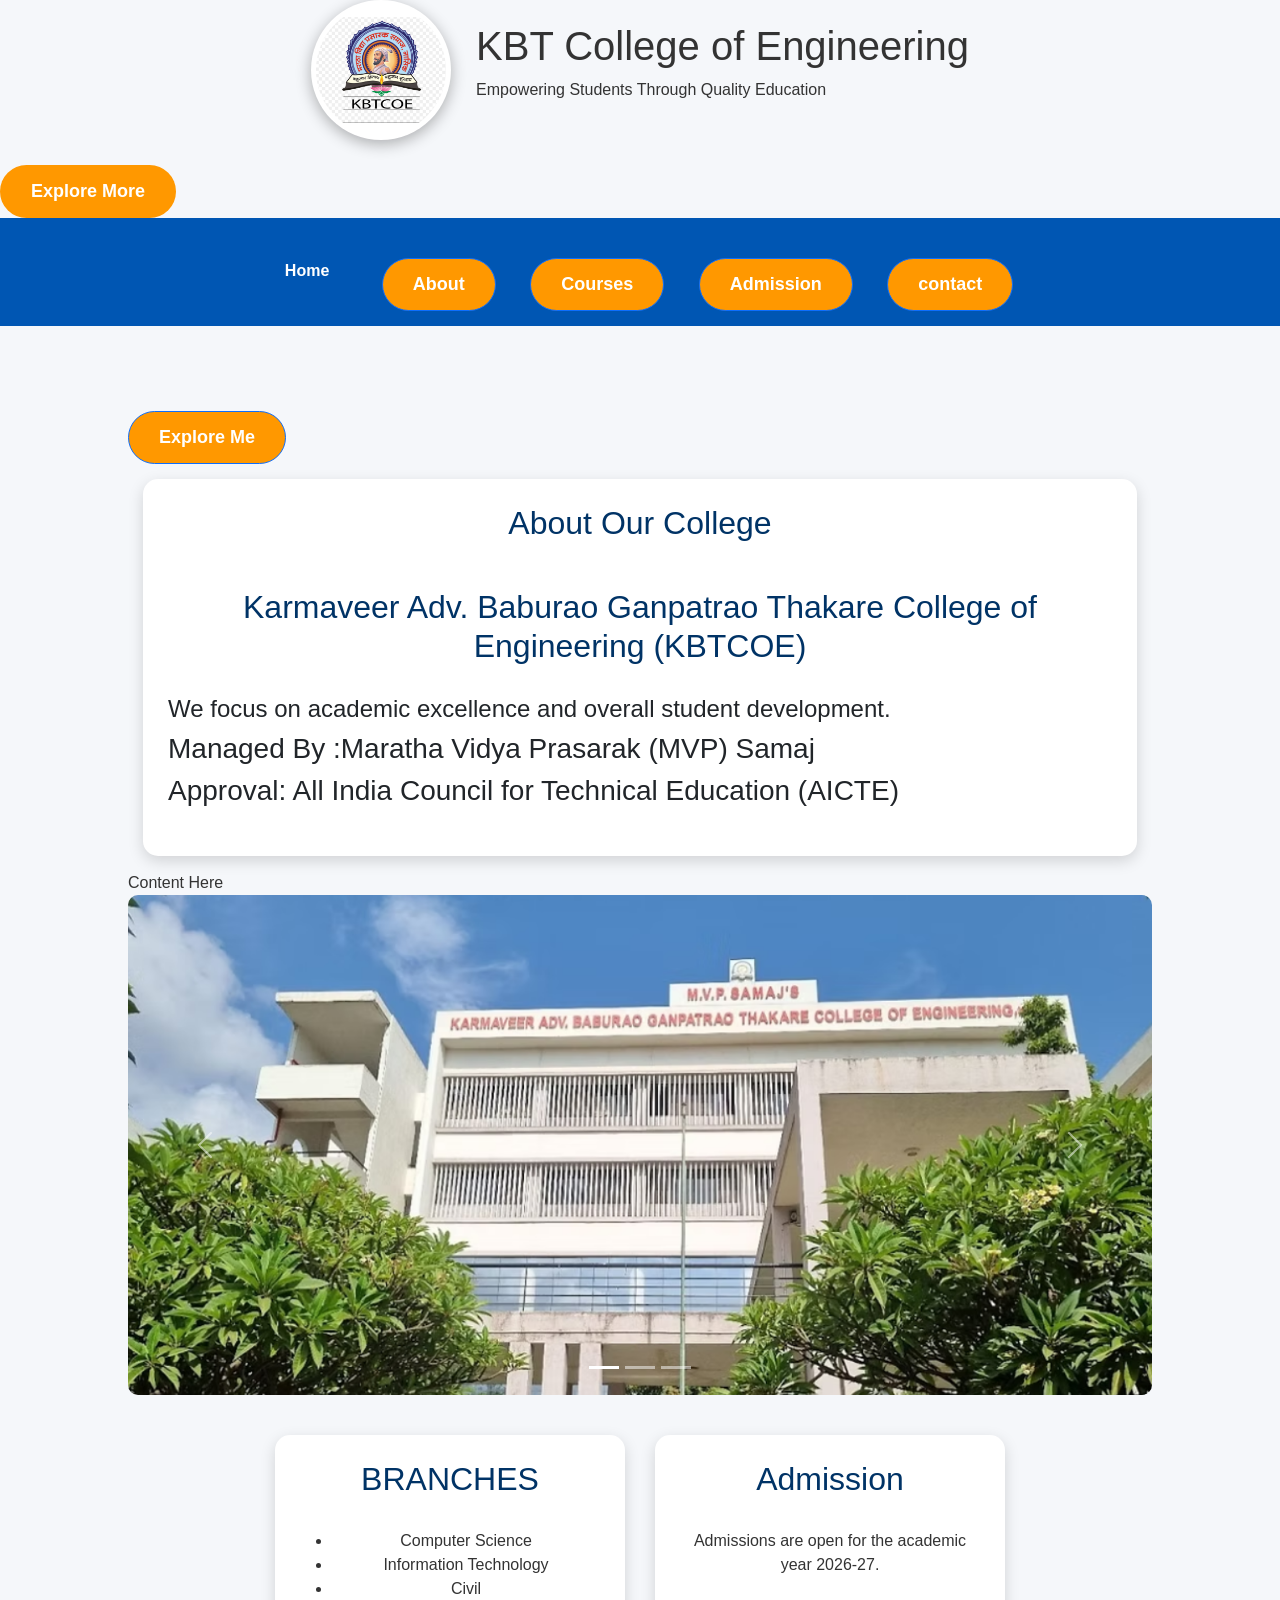
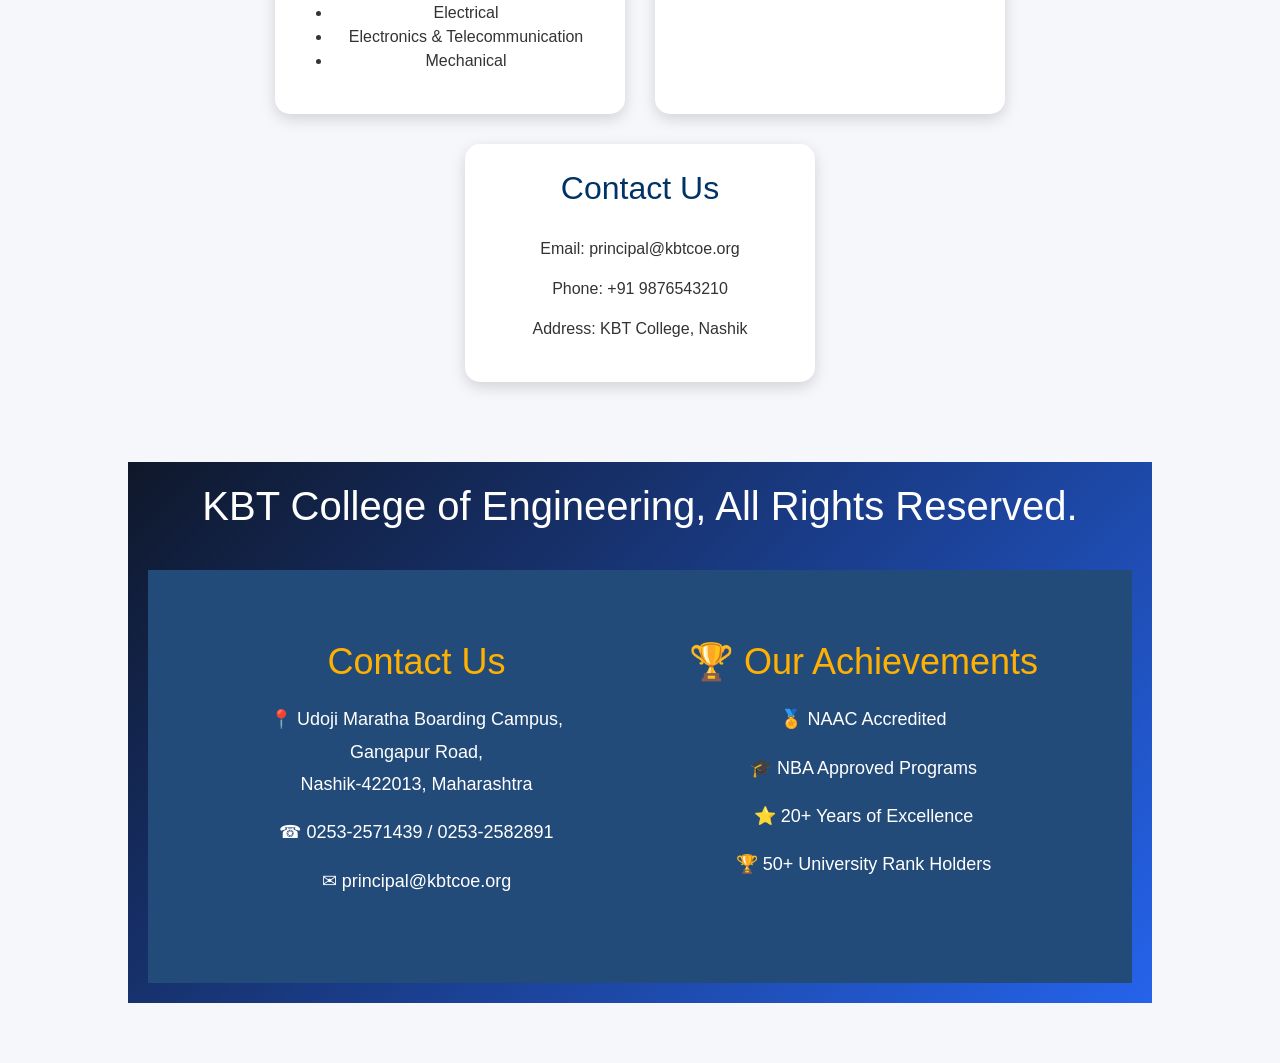
<file: index.html>
<!DOCTYPE html>
<html lang="en">
    <head>
        <title> KBT College of Engineering</title>
        <link href="https://cdn.jsdelivr.net/npm/bootstrap@5.3.3/dist/css/bootstrap.min.css" rel="stylesheet">
        <link rel="stylesheet" href="style.css">
        <script src="https://cdn.jsdelivr.net/npm/bootstrap@5.3.3/dist/js/bootstrap.bundle.min.js"></script>

    </head>
<body>

<div class="header">
    <img src="logo.png" class="logo" alt="KBTCOE Logo">

    <div>
        <h1>KBT College of Engineering</h1>
        <p>Empowering Students Through Quality Education</p>
    </div>
</div>
    <button class="btn">Explore More</button>

</header>
 
</body>


<nav>
    <a href="#home">Home</a>
   <a href="about.html" class="btn btn-primary">About</a>
    <a href="courses.html" class="btn btn-primary">Courses</a>
    <a href="admission.html" class="btn btn-primary">Admission</a>
   <a href="contact.html" class="btn btn-primary">contact</a>
</nav>

<section id="about">
    <button class="btn btn-primary">
    Explore Me
</button>
    <div class="card">
        <h2>About Our College</h2>
        <p>
         <h2> Karmaveer Adv. Baburao Ganpatrao Thakare College of Engineering (KBTCOE)</h2>
           <h4> We focus on academic excellence and  overall student development.</h4>
         <h3> Managed By :Maratha Vidya Prasarak (MVP) Samaj</h3>
         <h3>Approval: All India Council for Technical Education (AICTE)</h3>
        </p>
    </div>

<div> 
    <div>

    </div>
<div data-aos="fade-up">
    Content Here
</div>
</div>
<div id="collegeCarousel" class="carousel slide" data-bs-ride="carousel">

    <div class="carousel-indicators">
        <button type="button" data-bs-target="#collegeCarousel" data-bs-slide-to="0" class="active"></button>
        <button type="button" data-bs-target="#collegeCarousel" data-bs-slide-to="1"></button>
        <button type="button" data-bs-target="#collegeCarousel" data-bs-slide-to="2"></button>
    </div>

    <div class="carousel-inner">

        <div class="carousel-item active">
            <img src="collage.png" class="d-block w-100" alt="College Building">
        </div>

        <div class="carousel-item">
            <img src="campus.png" class="d-block w-100" alt="Campus">
        </div>

        <div class="carousel-item">
            <img src="library.png" class="d-block w-100" alt="Library">
        </div>

    </div>

    <button class="carousel-control-prev" type="button" data-bs-target="#collegeCarousel" data-bs-slide="prev">
        <span class="carousel-control-prev-icon"></span>
    </button>

    <button class="carousel-control-next" type="button" data-bs-target="#collegeCarousel" data-bs-slide="next">
        <span class="carousel-control-next-icon"></span>
    </button>

</div>

<!-- Main Content -->

<section class="info-section">

    <div class="info-card">
        <h2>BRANCHES</h2>
        <ul>
            <li>Computer Science</li>
            <li>Information Technology</li>
            <li>Civil</li>
            <li>Electrical</li>
            <li>Electronics & Telecommunication</li>
            <li>Mechanical</li>
        </ul>
    </div>

    <div class="info-card">
        <h2>Admission</h2>
        <p>Admissions are open for the academic year 2026-27.</p>
    </div>

    <div class="info-card">
        <h2>Contact Us</h2>
        <p>Email: principal@kbtcoe.org</p>
        <p>Phone: +91 9876543210</p>
        <p>Address: KBT College, Nashik</p>
    </div>

</section>

<!-- Footer -->

<footer>
    <h1> KBT College of Engineering, All Rights Reserved.</h1>
    <footer class="footer">

    <div class="footer-content">

    <!-- Contact Section -->
    <div class="contact-section">
        <h2>Contact Us</h2>

        <p>📍 Udoji Maratha Boarding Campus,<br>
        Gangapur Road,<br>
        Nashik-422013, Maharashtra</p>

        <p>☎ 0253-2571439 / 0253-2582891</p>

        <p>✉ principal@kbtcoe.org</p>
    </div>

    <!-- Achievement Section -->
    <div class="achievement-section">
        <h2>🏆 Our Achievements</h2>

        <p>🏅 NAAC Accredited</p>
        <p>🎓 NBA Approved Programs</p>
        <p>⭐ 20+ Years of Excellence</p>
        <p>🏆 50+ University Rank Holders</p>
    </div>

</div>
</footer>
</footer>

</body>
</html>
</file>
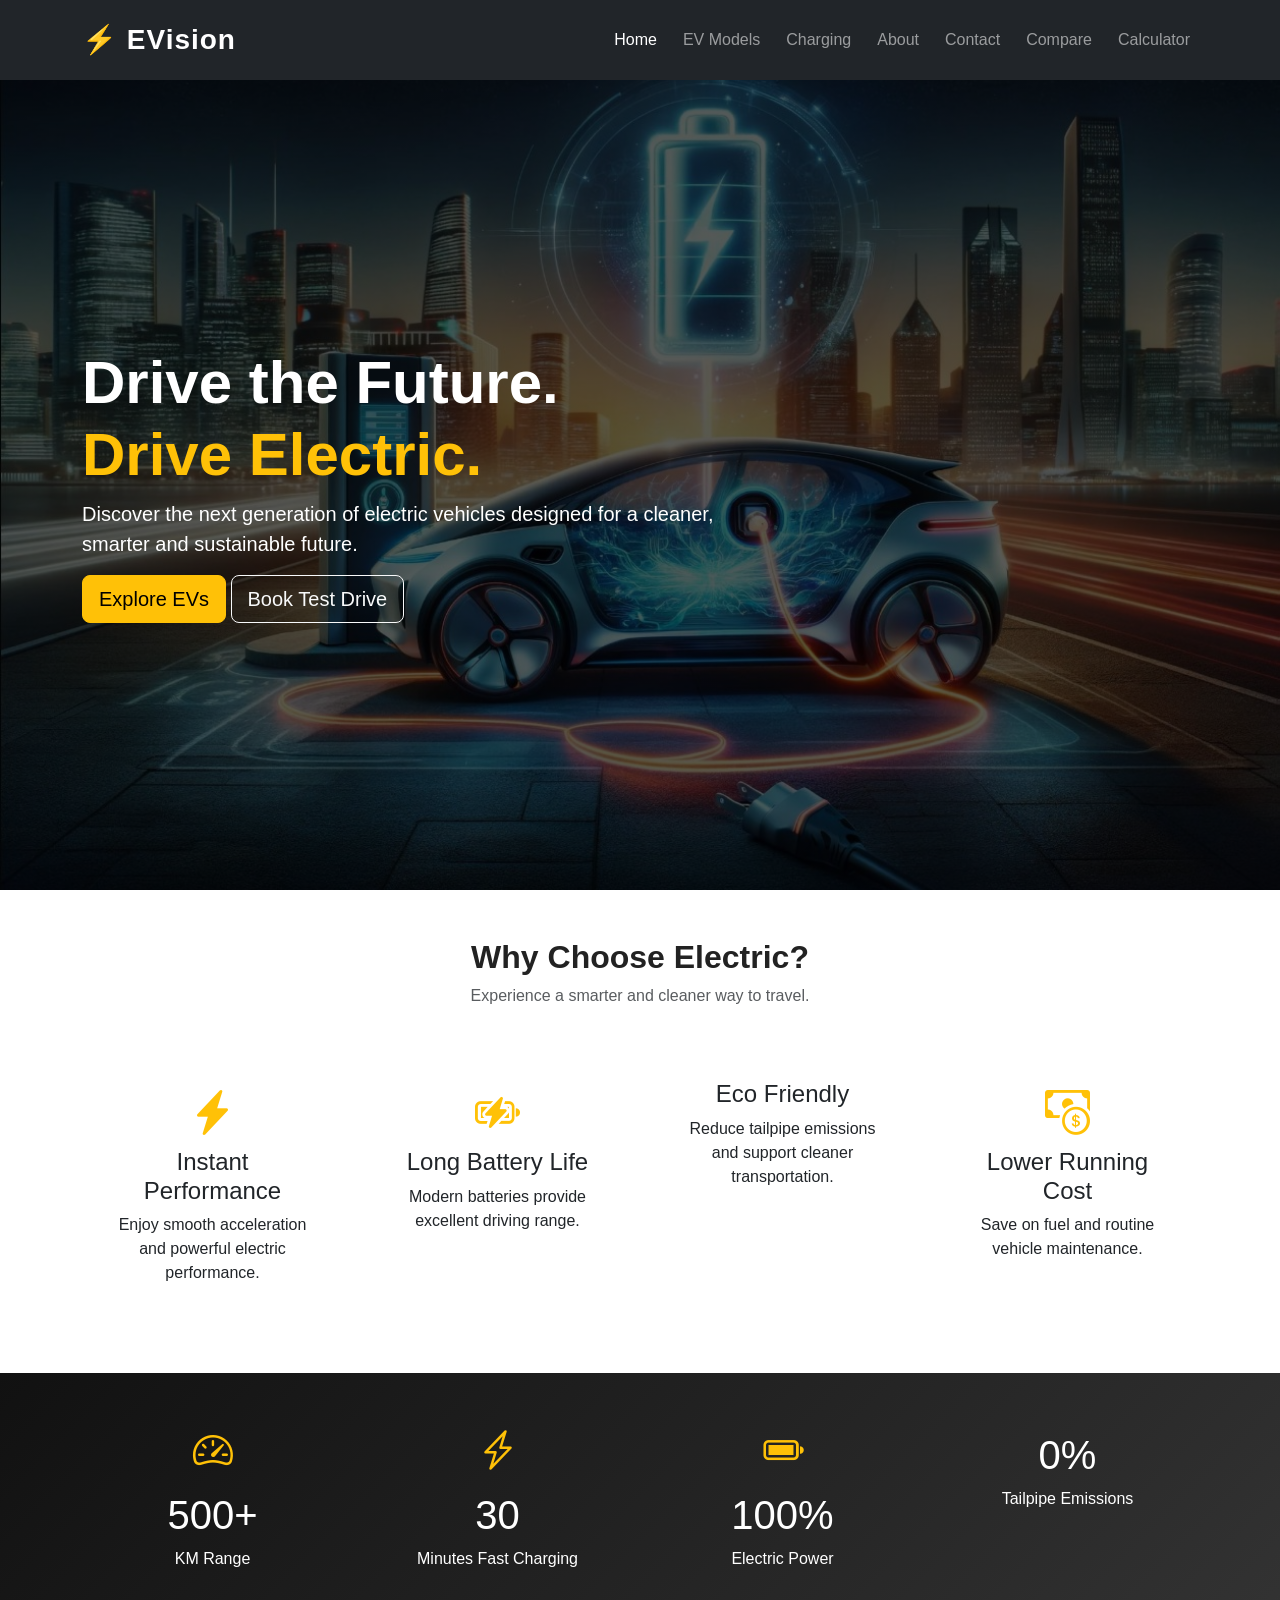
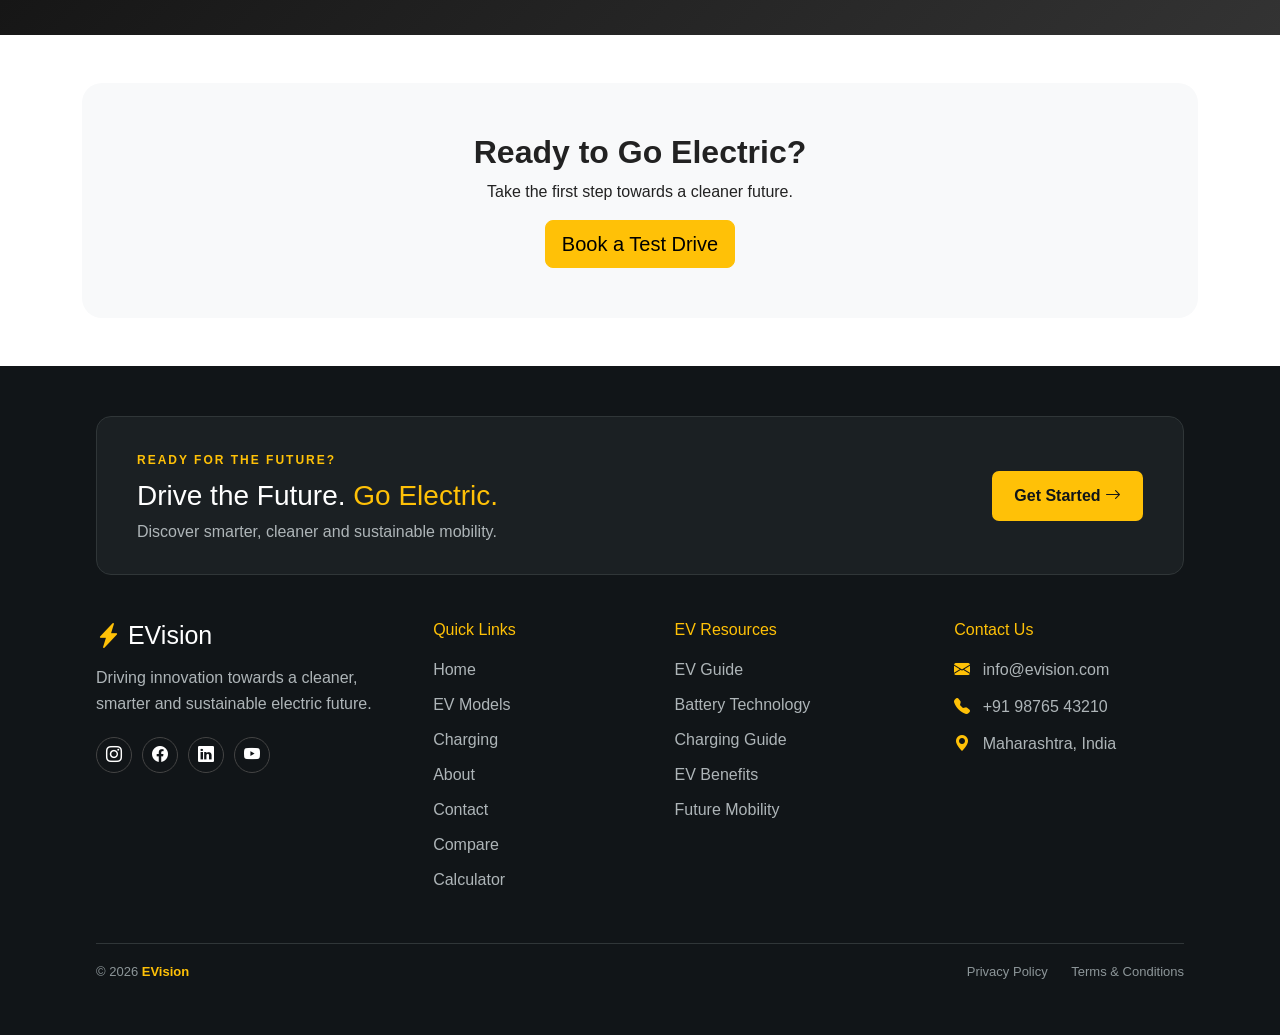
<file: Evision/index.html>
<!DOCTYPE html>
<html lang="en">
<head>
    <meta charset="UTF-8">
    <meta name="viewport" content="width=device-width, initial-scale=1.0">
    <title>EVision - Electric Vehicles</title>

    <link href="https://cdn.jsdelivr.net/npm/bootstrap@5.3.3/dist/css/bootstrap.min.css" rel="stylesheet">
    <link rel="stylesheet" href="https://cdn.jsdelivr.net/npm/bootstrap-icons@1.11.3/font/bootstrap-icons.min.css">
    <link rel="stylesheet" href="style.css">
</head>

<body>

<!-- Navbar -->
<nav class="navbar navbar-expand-lg navbar-dark bg-dark sticky-top">
    <div class="container">
        <a class="navbar-brand fw-bold fs-3" href="index.html">⚡ EVision</a>

        <button class="navbar-toggler" data-bs-toggle="collapse" data-bs-target="#nav">
            <span class="navbar-toggler-icon"></span>
        </button>

        <div class="collapse navbar-collapse" id="nav">
            <ul class="navbar-nav ms-auto">
                <li><a class="nav-link active" href="index.html">Home</a></li>
                <li><a class="nav-link" href="vehicles.html">EV Models</a></li>
                <li><a class="nav-link" href="charging.html">Charging</a></li>
                <li><a class="nav-link" href="about.html">About</a></li>
                <li><a class="nav-link" href="contact.html">Contact</a></li>
                <li><a class="nav-link" href="compare.html">Compare</a></li>
                <li><a class="nav-link" href="calculator.html">Calculator</a></li>
            </ul>
        </div>
    </div>
</nav>

<!-- Hero -->
<section class="hero">
    <div class="container">
        <div class="col-lg-7">
            <h1 class="display-3 fw-bold">
                Drive the Future.<br><span>Drive Electric.</span>
            </h1>

            <p class="lead">
                Discover the next generation of electric vehicles
                designed for a cleaner, smarter and sustainable future.
            </p>

            <a href="vehicles.html" class="btn btn-warning btn-lg">Explore EVs</a>
            <a href="contact.html" class="btn btn-outline-light btn-lg">Book Test Drive</a>
        </div>
    </div>
</section>

<!-- Why Choose Electric -->
<section class="py-5">
    <div class="container">
        <div class="text-center mb-5">
            <h2 class="section-title">Why Choose Electric?</h2>
            <p class="text-muted">Experience a smarter and cleaner way to travel.</p>
        </div>

        <div class="row g-4">

            <div class="col-md-6 col-lg-3">
                <div class="card feature-card h-100 text-center p-4">
                    <i class="bi bi-lightning-charge-fill feature-icon"></i>
                    <h4>Instant Performance</h4>
                    <p>Enjoy smooth acceleration and powerful electric performance.</p>
                </div>
            </div>

            <div class="col-md-6 col-lg-3">
                <div class="card feature-card h-100 text-center p-4">
                    <i class="bi bi-battery-charging feature-icon"></i>
                    <h4>Long Battery Life</h4>
                    <p>Modern batteries provide excellent driving range.</p>
                </div>
            </div>

            <div class="col-md-6 col-lg-3">
                <div class="card feature-card h-100 text-center p-4">
                    <i class="bi bi-leaf-fill feature-icon"></i>
                    <h4>Eco Friendly</h4>
                    <p>Reduce tailpipe emissions and support cleaner transportation.</p>
                </div>
            </div>

            <div class="col-md-6 col-lg-3">
                <div class="card feature-card h-100 text-center p-4">
                    <i class="bi bi-cash-coin feature-icon"></i>
                    <h4>Lower Running Cost</h4>
                    <p>Save on fuel and routine vehicle maintenance.</p>
                </div>
            </div>

        </div>
    </div>
</section>

<!-- EV Statistics -->
<section class="stats-section py-5">
    <div class="container">
        <div class="row text-center text-white">

            <div class="col-md-3">
                <i class="bi bi-speedometer2 stats-icon"></i>
                <h2>500+</h2>
                <p>KM Range</p>
            </div>

            <div class="col-md-3">
                <i class="bi bi-lightning-charge stats-icon"></i>
                <h2>30</h2>
                <p>Minutes Fast Charging</p>
            </div>

            <div class="col-md-3">
                <i class="bi bi-battery-full stats-icon"></i>
                <h2>100%</h2>
                <p>Electric Power</p>
            </div>

            <div class="col-md-3">
                <i class="bi bi-leaf stats-icon"></i>
                <h2>0%</h2>
                <p>Tailpipe Emissions</p>
            </div>

        </div>
    </div>
</section>

<!-- CTA -->
<section class="py-5">
    <div class="container">
        <div class="cta text-center">
            <h2>Ready to Go Electric?</h2>
            <p>Take the first step towards a cleaner future.</p>
            <a href="contact.html" class="btn btn-warning btn-lg">Book a Test Drive</a>
        </div>
    </div>
</section>

<!-- Footer -->
<footer class="footer">

    <div class="footer-cta">
        <div class="cta-content">
            <small>READY FOR THE FUTURE?</small>
            <h2>Drive the Future. <span>Go Electric.</span></h2>
            <p>Discover smarter, cleaner and sustainable mobility.</p>
        </div>

        <a href="contact.html" class="cta-btn">
            Get Started <i class="bi bi-arrow-right"></i>
        </a>
    </div>

    <div class="footer-container">

        <!-- EVision -->
        <div class="footer-brand">
            <h2><i class="bi bi-lightning-charge-fill"></i> EVision</h2>

            <p>
                Driving innovation towards a cleaner,
                smarter and sustainable electric future.
            </p>

            <div class="social-icons">
                <a href="#"><i class="bi bi-instagram"></i></a>
                <a href="#"><i class="bi bi-facebook"></i></a>
                <a href="#"><i class="bi bi-linkedin"></i></a>
                <a href="#"><i class="bi bi-youtube"></i></a>
            </div>
        </div>

        <!-- Quick Links -->
        <div class="footer-column">
            <h3>Quick Links</h3>
            <a href="index.html">Home</a>
            <a href="ev-models.html">EV Models</a>
            <a href="charging.html">Charging</a>
            <a href="about.html">About</a>
            <a href="contact.html">Contact</a>
            <a href="compare.html">Compare</a>
            <a href="calculator.html">Calculator</a>
        </div>

        <!-- EV Resources -->
        <div class="footer-column">
            <h3>EV Resources</h3>
            <a href="#">EV Guide</a>
            <a href="#">Battery Technology</a>
            <a href="#">Charging Guide</a>
            <a href="#">EV Benefits</a>
            <a href="#">Future Mobility</a>
        </div>

        <!-- Contact -->
        <div class="footer-column contact-column">
            <h3>Contact Us</h3>
            <p><i class="bi bi-envelope-fill"></i> info@evision.com</p>
            <p><i class="bi bi-telephone-fill"></i> +91 98765 43210</p>
            <p><i class="bi bi-geo-alt-fill"></i> Maharashtra, India</p>
        </div>

    </div>

    <!-- Bottom Footer -->
    <div class="footer-bottom">
        <p>© 2026 <strong>EVision</strong></p>

        <div class="bottom-links">
            <a href="#">Privacy Policy</a>
            <a href="#">Terms & Conditions</a>
        </div>
    </div>

</footer>

</body>
</html>
</file>
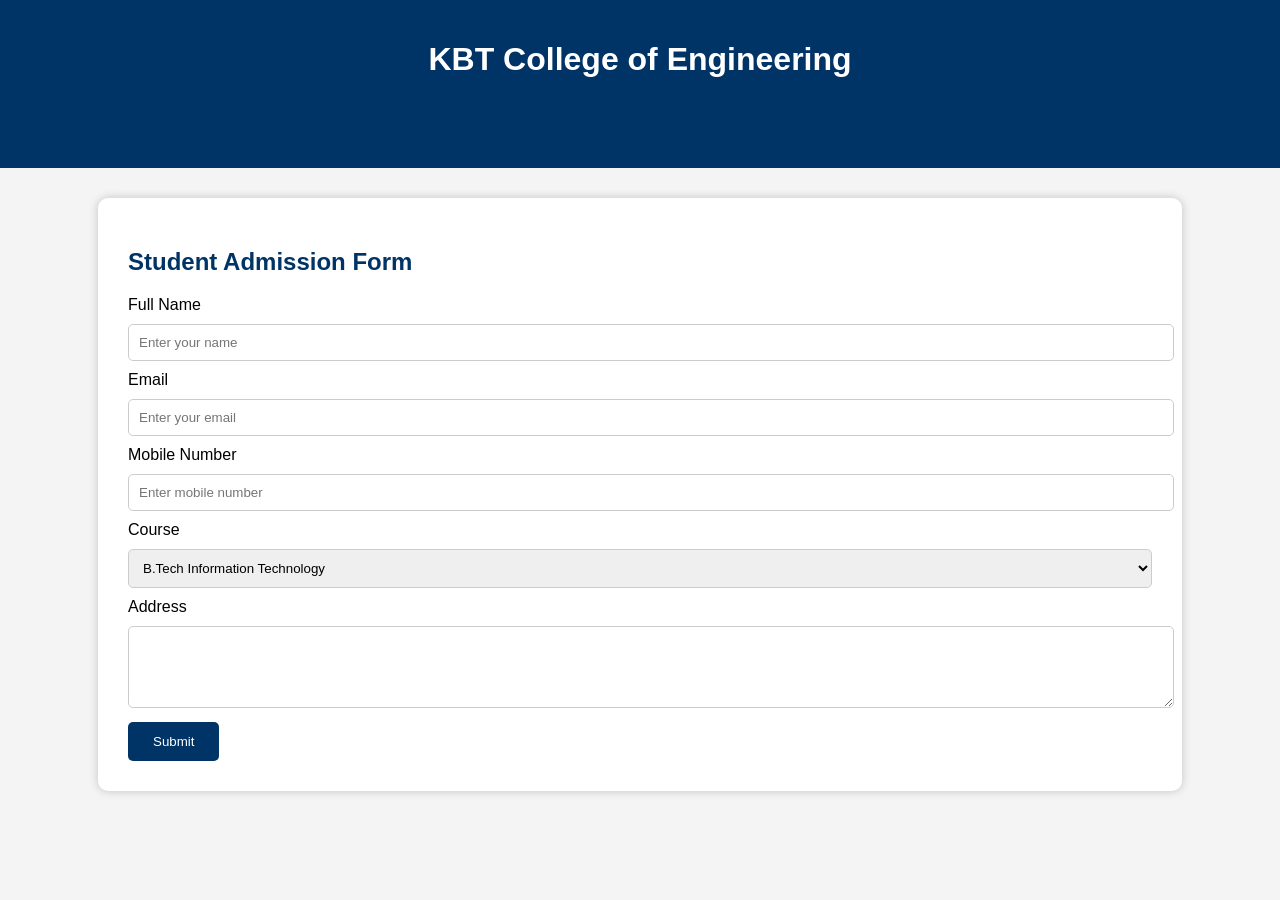
<file: admission.html>
<!DOCTYPE html>
<html lang="en">
<head>
    <meta charset="UTF-8">
    <meta name="viewport" content="width=device-width, initial-scale=1.0">
    <title>Admission - KBT College of Engineering</title>

    <style>
        body{
            font-family: Arial, sans-serif;
            margin:0;
            background:#f4f4f4;
        }

        header{
            background:#003366;
            color:white;
            text-align:center;
            padding:20px;
        }

        .container{
            width:80%;
            margin:30px auto;
            background:white;
            padding:30px;
            border-radius:10px;
            box-shadow:0 0 10px rgba(0,0,0,0.2);
        }

        h2{
            color:#003366;
        }

        input, select, textarea{
            width:100%;
            padding:10px;
            margin:10px 0;
            border:1px solid #ccc;
            border-radius:5px;
        }

        button{
            background:#003366;
            color:white;
            padding:12px 25px;
            border:none;
            border-radius:5px;
            cursor:pointer;
        }

        button:hover{
            background:#0055aa;
        }
    </style>
</head>
<body>

<header>
    <h1>KBT College of Engineering</h1>
    <h2>Admission Form</h2>
</header>

<div class="container">

<h2>Student Admission Form</h2>

<form>

<label>Full Name</label>
<input type="text" placeholder="Enter your name">

<label>Email</label>
<input type="email" placeholder="Enter your email">

<label>Mobile Number</label>
<input type="tel" placeholder="Enter mobile number">

<label>Course</label>
<select>
    <option>B.Tech Information Technology</option>
    <option>Computer Engineering</option>
    <option>Mechanical Engineering</option>
    <option>Civil Engineering</option>
    <option>Electrical Engineering</option>
</select>

<label>Address</label>
<textarea rows="4"></textarea>

<button type="submit">Submit</button>

</form>

</div>

</body>
</html>
</file>
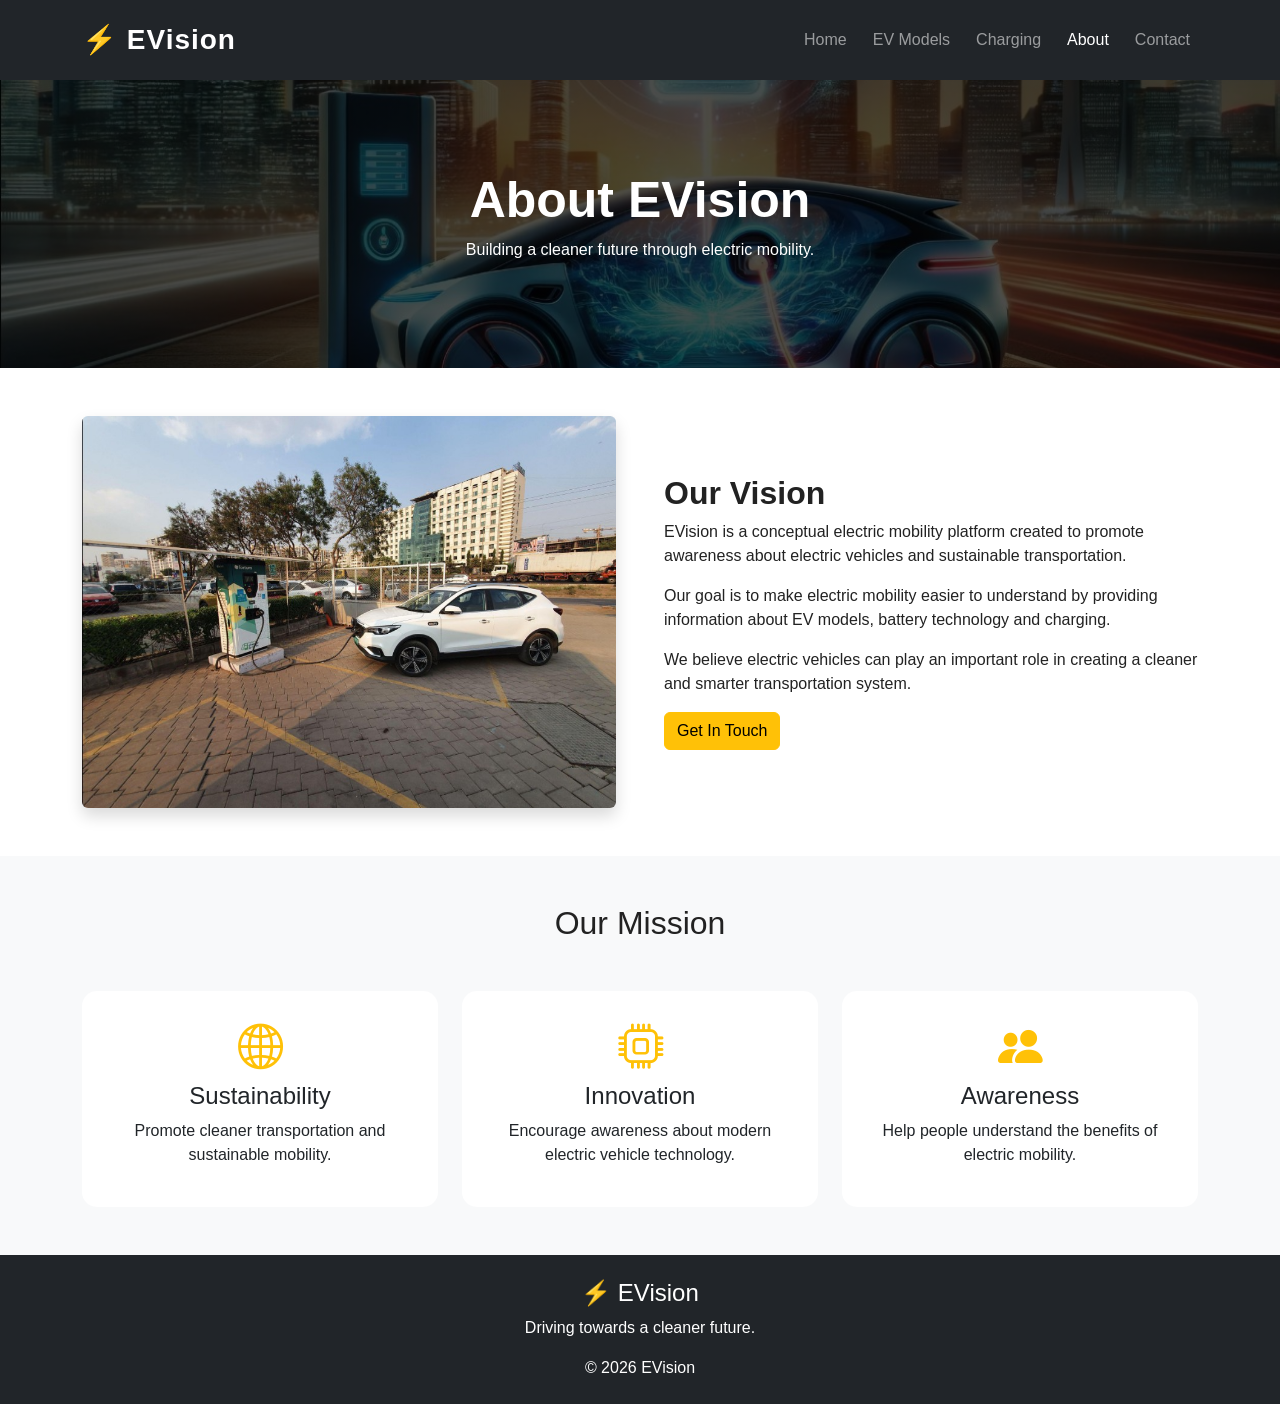
<file: Evision/about.html>
<!DOCTYPE html>
<html lang="en">
<head>
    <meta charset="UTF-8">
    <meta name="viewport" content="width=device-width, initial-scale=1.0">
    <title>About - EVision</title>

    <link href="https://cdn.jsdelivr.net/npm/bootstrap@5.3.3/dist/css/bootstrap.min.css" rel="stylesheet">
    <link rel="stylesheet" href="https://cdn.jsdelivr.net/npm/bootstrap-icons@1.11.3/font/bootstrap-icons.min.css">
    <link rel="stylesheet" href="style.css">
</head>

<body>

<!-- Navbar -->
<nav class="navbar navbar-expand-lg navbar-dark bg-dark sticky-top">
    <div class="container">

        <a class="navbar-brand fw-bold fs-3" href="index.html">⚡ EVision</a>

        <button class="navbar-toggler" data-bs-toggle="collapse" data-bs-target="#navbarNav">
            <span class="navbar-toggler-icon"></span>
        </button>

        <div class="collapse navbar-collapse" id="navbarNav">
            <ul class="navbar-nav ms-auto">

                <li class="nav-item">
                    <a class="nav-link" href="index.html">Home</a>
                </li>

                <li class="nav-item">
                    <a class="nav-link" href="vehicles.html">EV Models</a>
                </li>

                <li class="nav-item">
                    <a class="nav-link" href="charging.html">Charging</a>
                </li>

                <li class="nav-item">
                    <a class="nav-link active" href="about.html">About</a>
                </li>

                <li class="nav-item">
                    <a class="nav-link" href="contact.html">Contact</a>
                </li>

            </ul>
        </div>
    </div>
</nav>

<!-- Page Header -->
<section class="page-header">
    <div class="container text-center text-white">
        <h1>About EVision</h1>
        <p>Building a cleaner future through electric mobility.</p>
    </div>
</section>

<!-- About -->
<section class="py-5">
    <div class="container">
        <div class="row align-items-center g-5">

            <div class="col-lg-6">
                <img src="images/about-ev.jpg"
                     class="img-fluid rounded shadow"
                     alt="Electric Vehicle">
            </div>

            <div class="col-lg-6">
                <h2 class="section-title">Our Vision</h2>

                <p>
                    EVision is a conceptual electric mobility
                    platform created to promote awareness about
                    electric vehicles and sustainable transportation.
                </p>

                <p>
                    Our goal is to make electric mobility easier
                    to understand by providing information about
                    EV models, battery technology and charging.
                </p>

                <p>
                    We believe electric vehicles can play an
                    important role in creating a cleaner and
                    smarter transportation system.
                </p>

                <a href="contact.html" class="btn btn-warning">
                    Get In Touch
                </a>
            </div>

        </div>
    </div>
</section>

<!-- Mission -->
<section class="py-5 bg-light">
    <div class="container">

        <div class="text-center mb-5">
            <h2>Our Mission</h2>
        </div>

        <div class="row g-4">

            <div class="col-md-4">
                <div class="card feature-card text-center p-4 h-100">
                    <i class="bi bi-globe2 feature-icon"></i>
                    <h4>Sustainability</h4>
                    <p>
                        Promote cleaner transportation and
                        sustainable mobility.
                    </p>
                </div>
            </div>

            <div class="col-md-4">
                <div class="card feature-card text-center p-4 h-100">
                    <i class="bi bi-cpu feature-icon"></i>
                    <h4>Innovation</h4>
                    <p>
                        Encourage awareness about modern
                        electric vehicle technology.
                    </p>
                </div>
            </div>

            <div class="col-md-4">
                <div class="card feature-card text-center p-4 h-100">
                    <i class="bi bi-people-fill feature-icon"></i>
                    <h4>Awareness</h4>
                    <p>
                        Help people understand the benefits
                        of electric mobility.
                    </p>
                </div>
            </div>

        </div>
    </div>
</section>

<!-- Footer -->
<footer class="bg-dark text-white py-4">
    <div class="container text-center">
        <h4>⚡ EVision</h4>
        <p>Driving towards a cleaner future.</p>
        <p class="mb-0">© 2026 EVision</p>
    </div>
</footer>

</body>
</html>
</file>
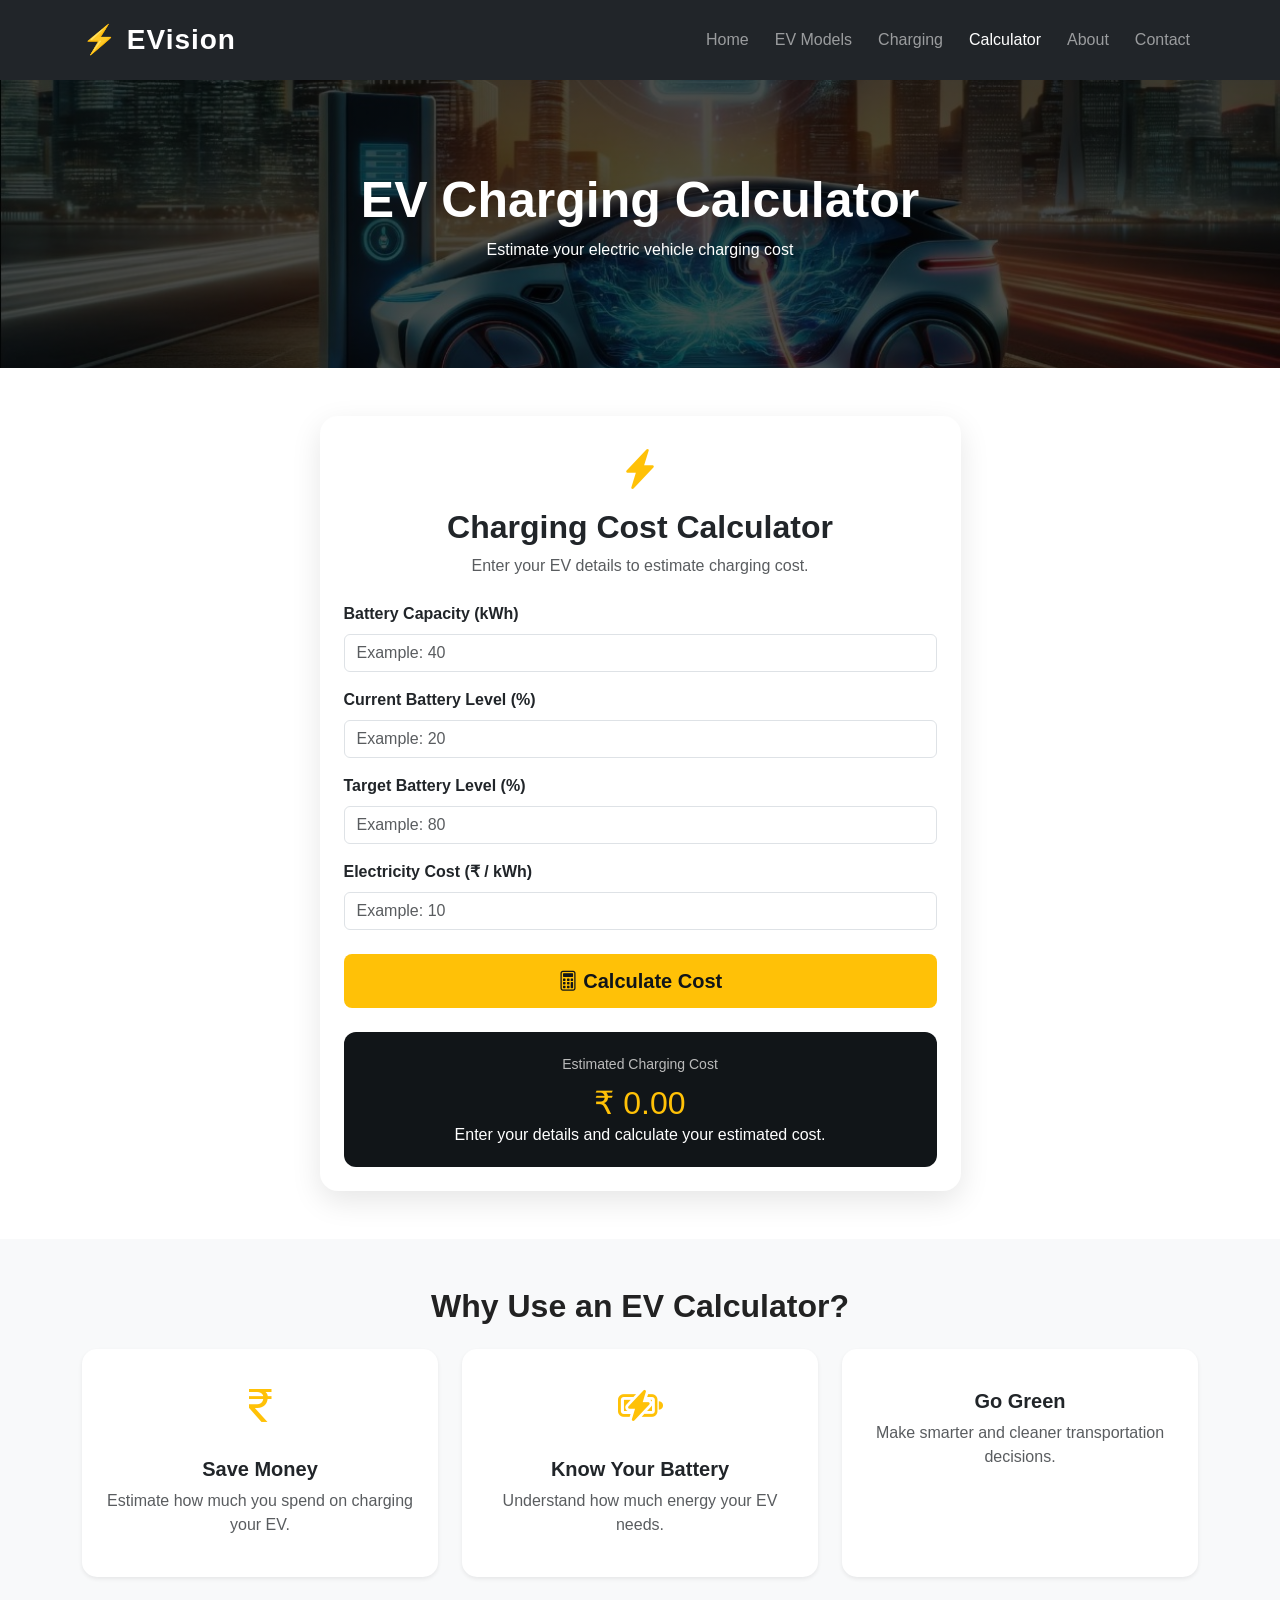
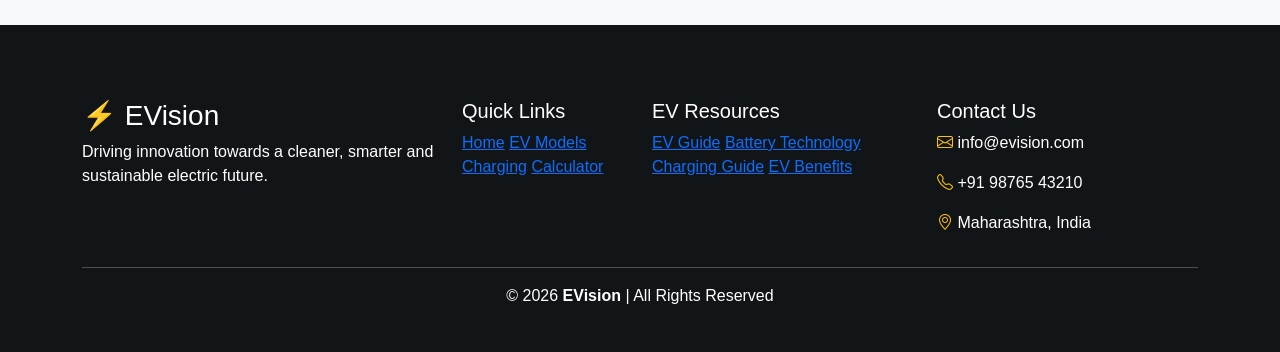
<file: Evision/calculator.html>
<!DOCTYPE html>
<html lang="en">
<head>
    <meta charset="UTF-8">
    <meta name="viewport" content="width=device-width, initial-scale=1.0">
    <title>EV Charging Calculator | EVision</title>

    <!-- Bootstrap CSS -->
    <link href="https://cdn.jsdelivr.net/npm/bootstrap@5.3.3/dist/css/bootstrap.min.css" rel="stylesheet">

    <!-- Bootstrap Icons -->
    <link rel="stylesheet" href="https://cdn.jsdelivr.net/npm/bootstrap-icons@1.11.3/font/bootstrap-icons.min.css">

    <!-- Custom CSS -->
    <link rel="stylesheet" href="style.css">
</head>

<body>

<!-- Navbar -->
<nav class="navbar navbar-expand-lg navbar-dark bg-dark sticky-top">
    <div class="container">

        <a class="navbar-brand fw-bold fs-3" href="index.html">
            ⚡ EVision
        </a>

        <ul class="navbar-nav ms-auto">
            <li class="nav-item">
                <a class="nav-link" href="index.html">Home</a>
            </li>

            <li class="nav-item">
                <a class="nav-link" href="evmodels.html">EV Models</a>
            </li>

            <li class="nav-item">
                <a class="nav-link" href="charging.html">Charging</a>
            </li>

            <li class="nav-item">
                <a class="nav-link active" href="calculator.html">Calculator</a>
            </li>

            <li class="nav-item">
                <a class="nav-link" href="about.html">About</a>
            </li>

            <li class="nav-item">
                <a class="nav-link" href="contact.html">Contact</a>
            </li>
        </ul>

    </div>
</nav>


<!-- Page Header -->
<section class="page-header text-center text-white">
    <div class="container">
        <h1>EV Charging Calculator</h1>
        <p>Estimate your electric vehicle charging cost</p>
    </div>
</section>


<!-- Calculator -->
<section class="py-5">
    <div class="container">

        <div class="row justify-content-center">
            <div class="col-lg-7">

                <div class="card calculator-card">
                    <div class="card-body p-4">

                        <div class="text-center mb-4">
                            <i class="bi bi-lightning-charge-fill text-warning fs-1"></i>

                            <h2 class="fw-bold mt-2">
                                Charging Cost Calculator
                            </h2>

                            <p class="text-muted">
                                Enter your EV details to estimate charging cost.
                            </p>
                        </div>


                        <div class="mb-3">
                            <label class="form-label fw-bold">
                                Battery Capacity (kWh)
                            </label>

                            <input type="number"
                                   class="form-control"
                                   placeholder="Example: 40">
                        </div>


                        <div class="mb-3">
                            <label class="form-label fw-bold">
                                Current Battery Level (%)
                            </label>

                            <input type="number"
                                   class="form-control"
                                   placeholder="Example: 20">
                        </div>


                        <div class="mb-3">
                            <label class="form-label fw-bold">
                                Target Battery Level (%)
                            </label>

                            <input type="number"
                                   class="form-control"
                                   placeholder="Example: 80">
                        </div>


                        <div class="mb-4">
                            <label class="form-label fw-bold">
                                Electricity Cost (₹ / kWh)
                            </label>

                            <input type="number"
                                   class="form-control"
                                   placeholder="Example: 10">
                        </div>


                        <div class="d-grid">
                            <button class="btn calculator-btn btn-lg">
                                <i class="bi bi-calculator"></i>
                                Calculate Cost
                            </button>
                        </div>


                        <div class="calculator-result mt-4">
                            <small>Estimated Charging Cost</small>

                            <h2>₹ 0.00</h2>

                            <p class="mb-0">
                                Enter your details and calculate your estimated cost.
                            </p>
                        </div>

                    </div>
                </div>

            </div>
        </div>

    </div>
</section>


<!-- Information -->
<section class="bg-light py-5">
    <div class="container">

        <h2 class="text-center fw-bold mb-4">
            Why Use an EV Calculator?
        </h2>

        <div class="row g-4 text-center">

            <div class="col-md-4">
                <div class="card feature-card border-0 shadow-sm h-100 p-4">

                    <i class="bi bi-currency-rupee feature-icon"></i>

                    <h5 class="fw-bold mt-3">
                        Save Money
                    </h5>

                    <p class="text-muted">
                        Estimate how much you spend on charging your EV.
                    </p>

                </div>
            </div>


            <div class="col-md-4">
                <div class="card feature-card border-0 shadow-sm h-100 p-4">

                    <i class="bi bi-battery-charging feature-icon"></i>

                    <h5 class="fw-bold mt-3">
                        Know Your Battery
                    </h5>

                    <p class="text-muted">
                        Understand how much energy your EV needs.
                    </p>

                </div>
            </div>


            <div class="col-md-4">
                <div class="card feature-card border-0 shadow-sm h-100 p-4">

                    <i class="bi bi-leaf feature-icon"></i>

                    <h5 class="fw-bold mt-3">
                        Go Green
                    </h5>

                    <p class="text-muted">
                        Make smarter and cleaner transportation decisions.
                    </p>

                </div>
            </div>

        </div>

    </div>
</section>


<!-- Footer -->
<footer class="footer">
    <div class="container py-4">

        <div class="row">

            <div class="col-md-4">
                <h3>⚡ EVision</h3>

                <p>
                    Driving innovation towards a cleaner,
                    smarter and sustainable electric future.
                </p>
            </div>


            <div class="col-md-2">
                <h5>Quick Links</h5>

                <a href="index.html">Home</a>
                <a href="evmodels.html">EV Models</a>
                <a href="charging.html">Charging</a>
                <a href="calculator.html">Calculator</a>
            </div>


            <div class="col-md-3">
                <h5>EV Resources</h5>

                <a href="#">EV Guide</a>
                <a href="#">Battery Technology</a>
                <a href="#">Charging Guide</a>
                <a href="#">EV Benefits</a>
            </div>


            <div class="col-md-3">
                <h5>Contact Us</h5>

                <p>
                    <i class="bi bi-envelope text-warning"></i>
                    info@evision.com
                </p>

                <p>
                    <i class="bi bi-telephone text-warning"></i>
                    +91 98765 43210
                </p>

                <p>
                    <i class="bi bi-geo-alt text-warning"></i>
                    Maharashtra, India
                </p>
            </div>

        </div>

        <hr>

        <p class="text-center mb-0">
            © 2026 <strong>EVision</strong> | All Rights Reserved
        </p>

    </div>
</footer>

</body>
</html>
</file>
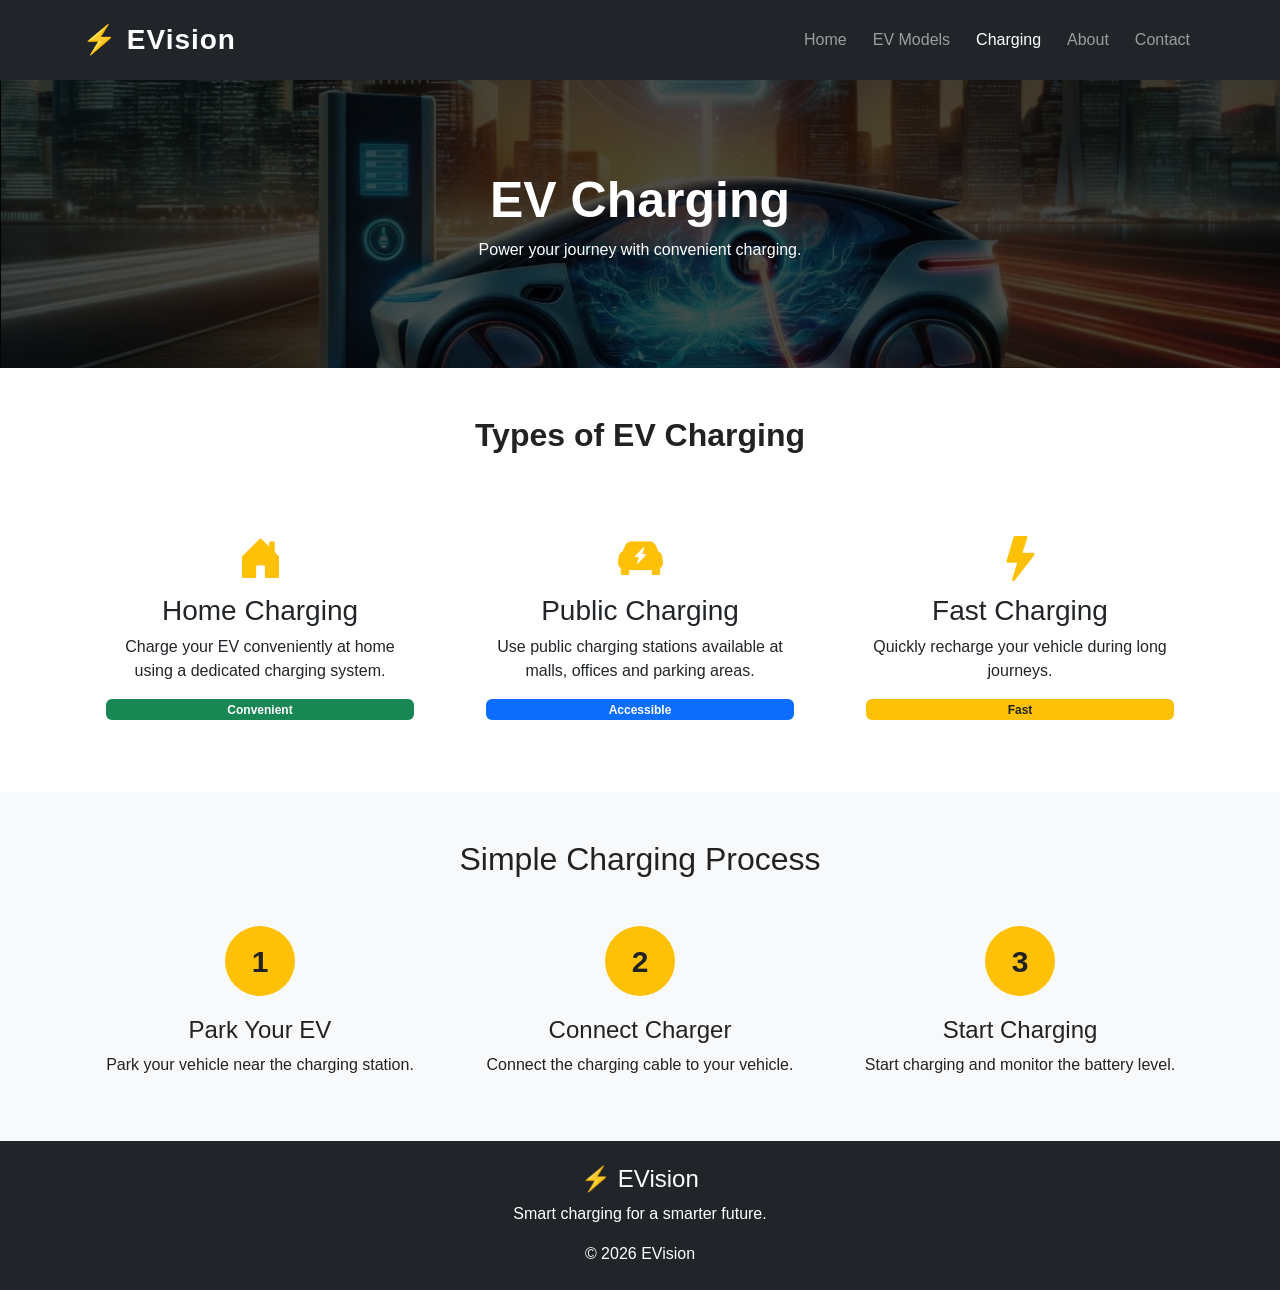
<file: Evision/charging.html>
<!DOCTYPE html>
<html lang="en">
<head>
    <meta charset="UTF-8">
    <meta name="viewport" content="width=device-width, initial-scale=1.0">
    <title>Charging - EVision</title>

    <link href="https://cdn.jsdelivr.net/npm/bootstrap@5.3.3/dist/css/bootstrap.min.css" rel="stylesheet">
    <link rel="stylesheet" href="https://cdn.jsdelivr.net/npm/bootstrap-icons@1.11.3/font/bootstrap-icons.min.css">
    <link rel="stylesheet" href="style.css">
</head>

<body>

<!-- Navbar -->
<nav class="navbar navbar-expand-lg navbar-dark bg-dark sticky-top">
    <div class="container">

        <a class="navbar-brand fw-bold fs-3" href="index.html">⚡ EVision</a>

        <button class="navbar-toggler">
            <span class="navbar-toggler-icon"></span>
        </button>

        <div class="collapse navbar-collapse" id="navbarNav">
            <ul class="navbar-nav ms-auto">

                <li><a class="nav-link" href="index.html">Home</a></li>
                <li><a class="nav-link" href="vehicles.html">EV Models</a></li>
                <li><a class="nav-link active" href="charging.html">Charging</a></li>
                <li><a class="nav-link" href="about.html">About</a></li>
                <li><a class="nav-link" href="contact.html">Contact</a></li>

            </ul>
        </div>
    </div>
</nav>

<!-- Header -->
<section class="page-header">
    <div class="container text-center text-white">
        <h1>EV Charging</h1>
        <p>Power your journey with convenient charging.</p>
    </div>
</section>

<!-- Charging Types -->
<section class="py-5">
    <div class="container">

        <div class="text-center mb-5">
            <h2 class="section-title">Types of EV Charging</h2>
        </div>

        <div class="row g-4">

            <div class="col-md-4">
                <div class="card charging-card h-100 text-center p-4">
                    <i class="bi bi-house-door-fill charging-icon"></i>
                    <h3>Home Charging</h3>
                    <p>
                        Charge your EV conveniently at home
                        using a dedicated charging system.
                    </p>
                    <span class="badge bg-success">Convenient</span>
                </div>
            </div>

            <div class="col-md-4">
                <div class="card charging-card h-100 text-center p-4">
                    <i class="bi bi-ev-front-fill charging-icon"></i>
                    <h3>Public Charging</h3>
                    <p>
                        Use public charging stations available
                        at malls, offices and parking areas.
                    </p>
                    <span class="badge bg-primary">Accessible</span>
                </div>
            </div>

            <div class="col-md-4">
                <div class="card charging-card h-100 text-center p-4">
                    <i class="bi bi-lightning-fill charging-icon"></i>
                    <h3>Fast Charging</h3>
                    <p>
                        Quickly recharge your vehicle during
                        long journeys.
                    </p>
                    <span class="badge bg-warning text-dark">Fast</span>
                </div>
            </div>

        </div>
    </div>
</section>

<!-- Charging Process -->
<section class="py-5 bg-light">
    <div class="container">

        <div class="text-center mb-5">
            <h2>Simple Charging Process</h2>
        </div>

        <div class="row text-center">

            <div class="col-md-4">
                <div class="process-number">1</div>
                <h4>Park Your EV</h4>
                <p>Park your vehicle near the charging station.</p>
            </div>

            <div class="col-md-4">
                <div class="process-number">2</div>
                <h4>Connect Charger</h4>
                <p>Connect the charging cable to your vehicle.</p>
            </div>

            <div class="col-md-4">
                <div class="process-number">3</div>
                <h4>Start Charging</h4>
                <p>Start charging and monitor the battery level.</p>
            </div>

        </div>
    </div>
</section>

<!-- Footer -->
<footer class="bg-dark text-white py-4">
    <div class="container text-center">

        <h4>⚡ EVision</h4>
        <p>Smart charging for a smarter future.</p>
        <p class="mb-0">© 2026 EVision</p>

    </div>
</footer>

</body>
</html>
</file>
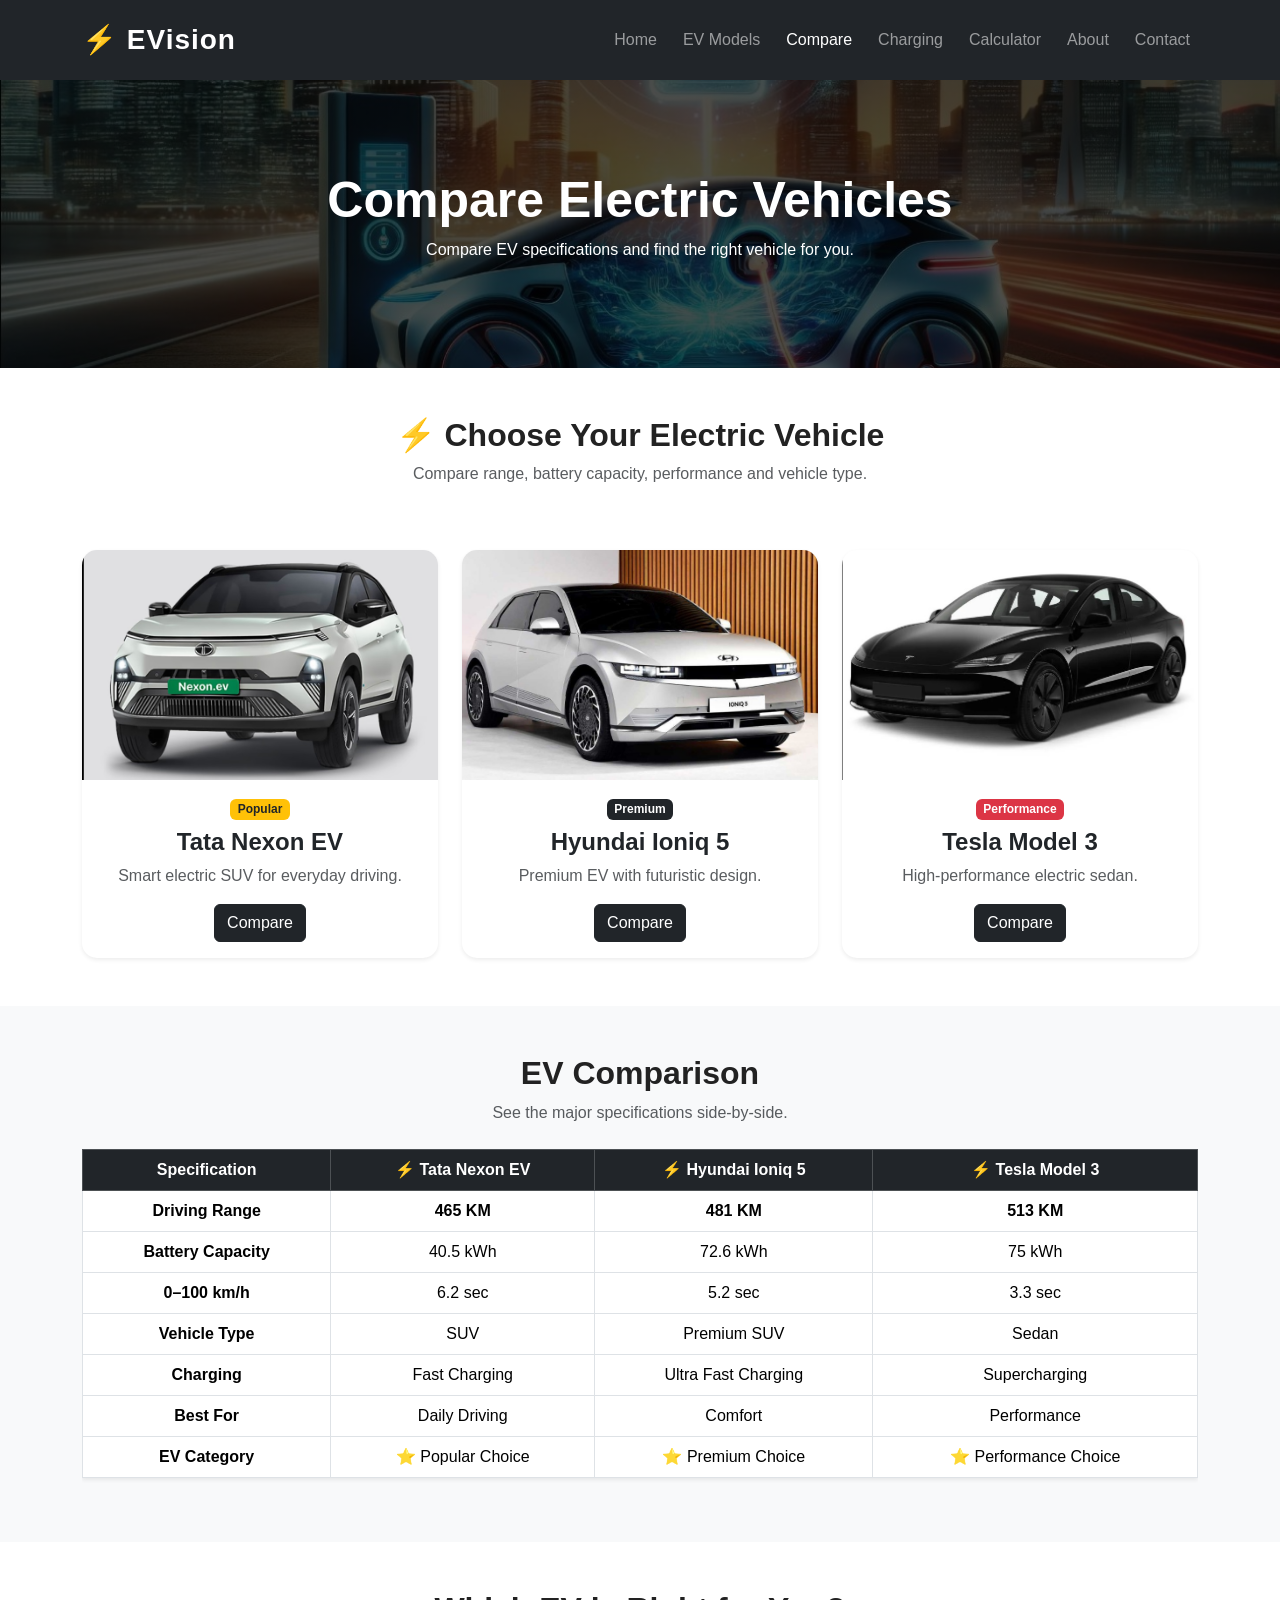
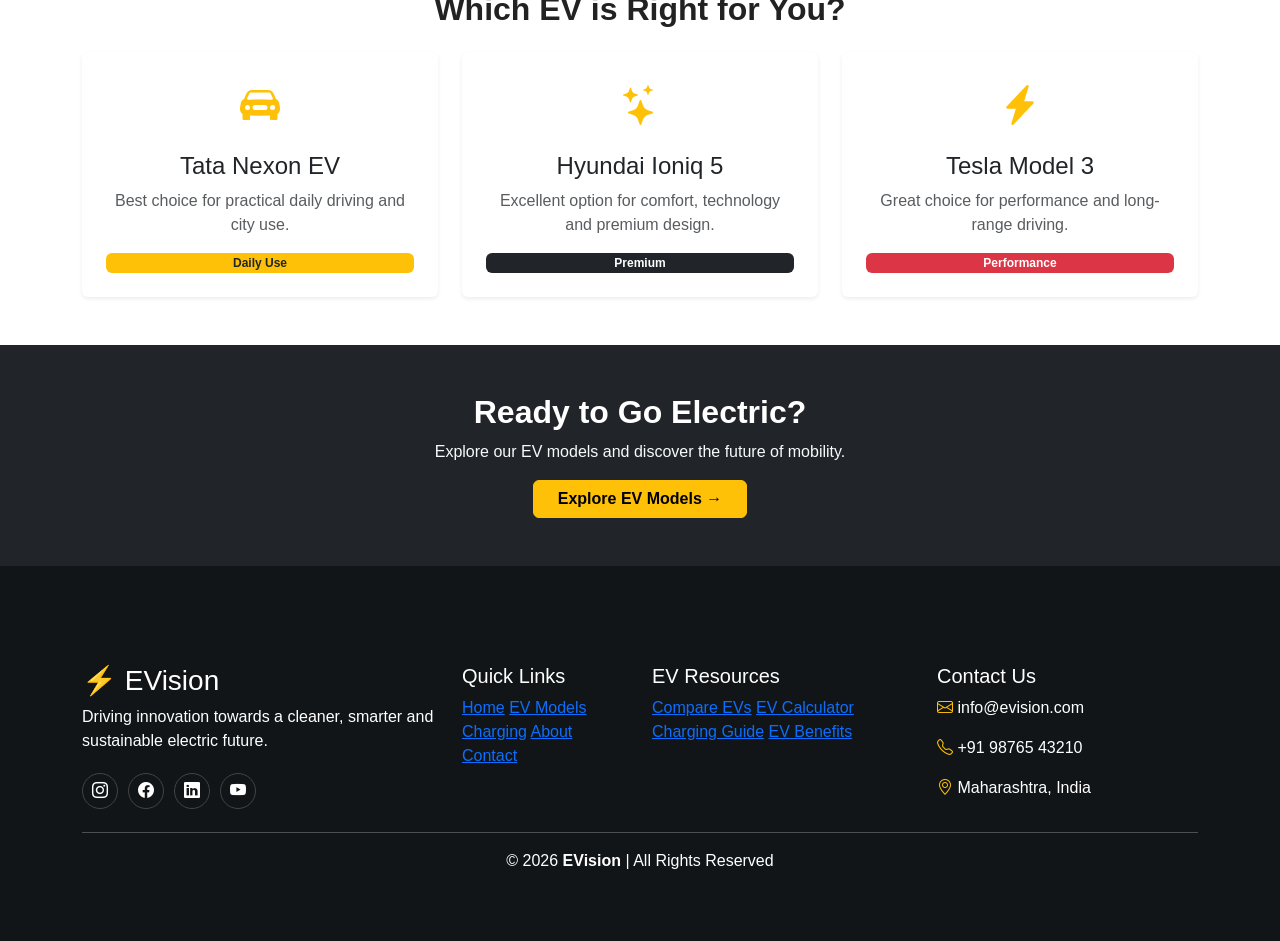
<file: Evision/compare.html>
<!DOCTYPE html>
<html lang="en">
<head>
    <meta charset="UTF-8">
    <meta name="viewport" content="width=device-width, initial-scale=1.0">
    <title>Compare EVs | EVision</title>

    <link href="https://cdn.jsdelivr.net/npm/bootstrap@5.3.3/dist/css/bootstrap.min.css" rel="stylesheet">
    <link rel="stylesheet" href="https://cdn.jsdelivr.net/npm/bootstrap-icons@1.11.3/font/bootstrap-icons.min.css">
    <link rel="stylesheet" href="style.css">
</head>

<body>

<!-- Navbar -->
<nav class="navbar navbar-expand-lg navbar-dark bg-dark">
    <div class="container">

        <a class="navbar-brand fw-bold fs-3" href="index.html">⚡ EVision</a>

        <button class="navbar-toggler" data-bs-toggle="collapse" data-bs-target="#navbarNav">
            <span class="navbar-toggler-icon"></span>
        </button>

        <div class="collapse navbar-collapse" id="navbarNav">
            <ul class="navbar-nav ms-auto">
                <li><a class="nav-link" href="index.html">Home</a></li>
                <li><a class="nav-link" href="evmodels.html">EV Models</a></li>
                <li><a class="nav-link active" href="compare.html">Compare</a></li>
                <li><a class="nav-link" href="charging.html">Charging</a></li>
                <li><a class="nav-link" href="calculator.html">Calculator</a></li>
                <li><a class="nav-link" href="about.html">About</a></li>
                <li><a class="nav-link" href="contact.html">Contact</a></li>
            </ul>
        </div>

    </div>
</nav>

<!-- Header -->
<section class="page-header text-center text-white">
    <div class="container">
        <h1>Compare Electric Vehicles</h1>
        <p>Compare EV specifications and find the right vehicle for you.</p>
    </div>
</section>

<!-- Introduction -->
<section class="py-5 text-center">
    <div class="container">
        <h2 class="fw-bold">⚡ Choose Your Electric Vehicle</h2>
        <p class="text-muted">Compare range, battery capacity, performance and vehicle type.</p>
    </div>
</section>

<!-- EV Cards -->
<section class="pb-5">
    <div class="container">
        <div class="row g-4">

            <div class="col-md-4">
                <div class="card vehicle-card h-100 shadow-sm">
                    <img src="images/ev1.jpg" class="card-img-top" alt="Tata Nexon EV">
                    <div class="card-body text-center">
                        <span class="badge bg-warning text-dark mb-2">Popular</span>
                        <h4 class="fw-bold">Tata Nexon EV</h4>
                        <p class="text-muted">Smart electric SUV for everyday driving.</p>
                        <a href="#comparison" class="btn btn-dark">Compare</a>
                    </div>
                </div>
            </div>

            <div class="col-md-4">
                <div class="card vehicle-card h-100 shadow-sm">
                    <img src="images/ev2.jpg" class="card-img-top" alt="Hyundai Ioniq 5">
                    <div class="card-body text-center">
                        <span class="badge bg-dark mb-2">Premium</span>
                        <h4 class="fw-bold">Hyundai Ioniq 5</h4>
                        <p class="text-muted">Premium EV with futuristic design.</p>
                        <a href="#comparison" class="btn btn-dark">Compare</a>
                    </div>
                </div>
            </div>

            <div class="col-md-4">
                <div class="card vehicle-card h-100 shadow-sm">
                    <img src="images/ev3.jpg" class="card-img-top" alt="Tesla Model 3">
                    <div class="card-body text-center">
                        <span class="badge bg-danger mb-2">Performance</span>
                        <h4 class="fw-bold">Tesla Model 3</h4>
                        <p class="text-muted">High-performance electric sedan.</p>
                        <a href="#comparison" class="btn btn-dark">Compare</a>
                    </div>
                </div>
            </div>

        </div>
    </div>
</section>

<!-- Comparison Table -->
<section id="comparison" class="py-5 bg-light">
    <div class="container">

        <div class="text-center mb-4">
            <h2 class="fw-bold">EV Comparison</h2>
            <p class="text-muted">See the major specifications side-by-side.</p>
        </div>

        <div class="table-responsive">
            <table class="table table-bordered table-hover text-center align-middle shadow-sm">

                <thead class="table-dark">
                    <tr>
                        <th>Specification</th>
                        <th>⚡ Tata Nexon EV</th>
                        <th>⚡ Hyundai Ioniq 5</th>
                        <th>⚡ Tesla Model 3</th>
                    </tr>
                </thead>

                <tbody>
                    <tr>
                        <th>Driving Range</th>
                        <td><strong>465 KM</strong></td>
                        <td><strong>481 KM</strong></td>
                        <td><strong>513 KM</strong></td>
                    </tr>

                    <tr>
                        <th>Battery Capacity</th>
                        <td>40.5 kWh</td>
                        <td>72.6 kWh</td>
                        <td>75 kWh</td>
                    </tr>

                    <tr>
                        <th>0–100 km/h</th>
                        <td>6.2 sec</td>
                        <td>5.2 sec</td>
                        <td>3.3 sec</td>
                    </tr>

                    <tr>
                        <th>Vehicle Type</th>
                        <td>SUV</td>
                        <td>Premium SUV</td>
                        <td>Sedan</td>
                    </tr>

                    <tr>
                        <th>Charging</th>
                        <td>Fast Charging</td>
                        <td>Ultra Fast Charging</td>
                        <td>Supercharging</td>
                    </tr>

                    <tr>
                        <th>Best For</th>
                        <td>Daily Driving</td>
                        <td>Comfort</td>
                        <td>Performance</td>
                    </tr>

                    <tr>
                        <th>EV Category</th>
                        <td>⭐ Popular Choice</td>
                        <td>⭐ Premium Choice</td>
                        <td>⭐ Performance Choice</td>
                    </tr>
                </tbody>

            </table>
        </div>

    </div>
</section>

<!-- Quick Comparison -->
<section class="py-5">
    <div class="container">

        <h2 class="text-center fw-bold mb-4">Which EV is Right for You?</h2>

        <div class="row g-4">

            <div class="col-md-4">
                <div class="card border-0 shadow-sm h-100 text-center p-4">
                    <i class="bi bi-car-front-fill text-warning fs-1"></i>
                    <h4 class="mt-3">Tata Nexon EV</h4>
                    <p class="text-muted">Best choice for practical daily driving and city use.</p>
                    <span class="badge bg-warning text-dark">Daily Use</span>
                </div>
            </div>

            <div class="col-md-4">
                <div class="card border-0 shadow-sm h-100 text-center p-4">
                    <i class="bi bi-stars text-warning fs-1"></i>
                    <h4 class="mt-3">Hyundai Ioniq 5</h4>
                    <p class="text-muted">Excellent option for comfort, technology and premium design.</p>
                    <span class="badge bg-dark">Premium</span>
                </div>
            </div>

            <div class="col-md-4">
                <div class="card border-0 shadow-sm h-100 text-center p-4">
                    <i class="bi bi-lightning-charge-fill text-warning fs-1"></i>
                    <h4 class="mt-3">Tesla Model 3</h4>
                    <p class="text-muted">Great choice for performance and long-range driving.</p>
                    <span class="badge bg-danger">Performance</span>
                </div>
            </div>

        </div>
    </div>
</section>

<!-- CTA -->
<section class="py-5 bg-dark text-white text-center">
    <div class="container">
        <h2 class="fw-bold">Ready to Go Electric?</h2>
        <p class="text-light">Explore our EV models and discover the future of mobility.</p>
        <a href="evmodels.html" class="btn btn-warning fw-bold px-4">
            Explore EV Models →
        </a>
    </div>
</section>

<!-- Footer -->
<footer class="footer">
    <div class="container py-5">

        <div class="row g-4">

            <div class="col-lg-4">
                <h3>⚡ EVision</h3>
                <p>
                    Driving innovation towards a cleaner,
                    smarter and sustainable electric future.
                </p>

                <div class="social-icons">
                    <a href="#"><i class="bi bi-instagram"></i></a>
                    <a href="#"><i class="bi bi-facebook"></i></a>
                    <a href="#"><i class="bi bi-linkedin"></i></a>
                    <a href="#"><i class="bi bi-youtube"></i></a>
                </div>
            </div>

            <div class="col-lg-2">
                <h5>Quick Links</h5>
                <a href="index.html">Home</a>
                <a href="evmodels.html">EV Models</a>
                <a href="charging.html">Charging</a>
                <a href="about.html">About</a>
                <a href="contact.html">Contact</a>
            </div>

            <div class="col-lg-3">
                <h5>EV Resources</h5>
                <a href="compare.html">Compare EVs</a>
                <a href="calculator.html">EV Calculator</a>
                <a href="charging.html">Charging Guide</a>
                <a href="#">EV Benefits</a>
            </div>

            <div class="col-lg-3">
                <h5>Contact Us</h5>
                <p><i class="bi bi-envelope text-warning"></i> info@evision.com</p>
                <p><i class="bi bi-telephone text-warning"></i> +91 98765 43210</p>
                <p><i class="bi bi-geo-alt text-warning"></i> Maharashtra, India</p>
            </div>

        </div>

        <hr>

        <p class="text-center mb-0">
            © 2026 <strong>EVision</strong> | All Rights Reserved
        </p>

    </div>
</footer>

</body>
</html>
</file>
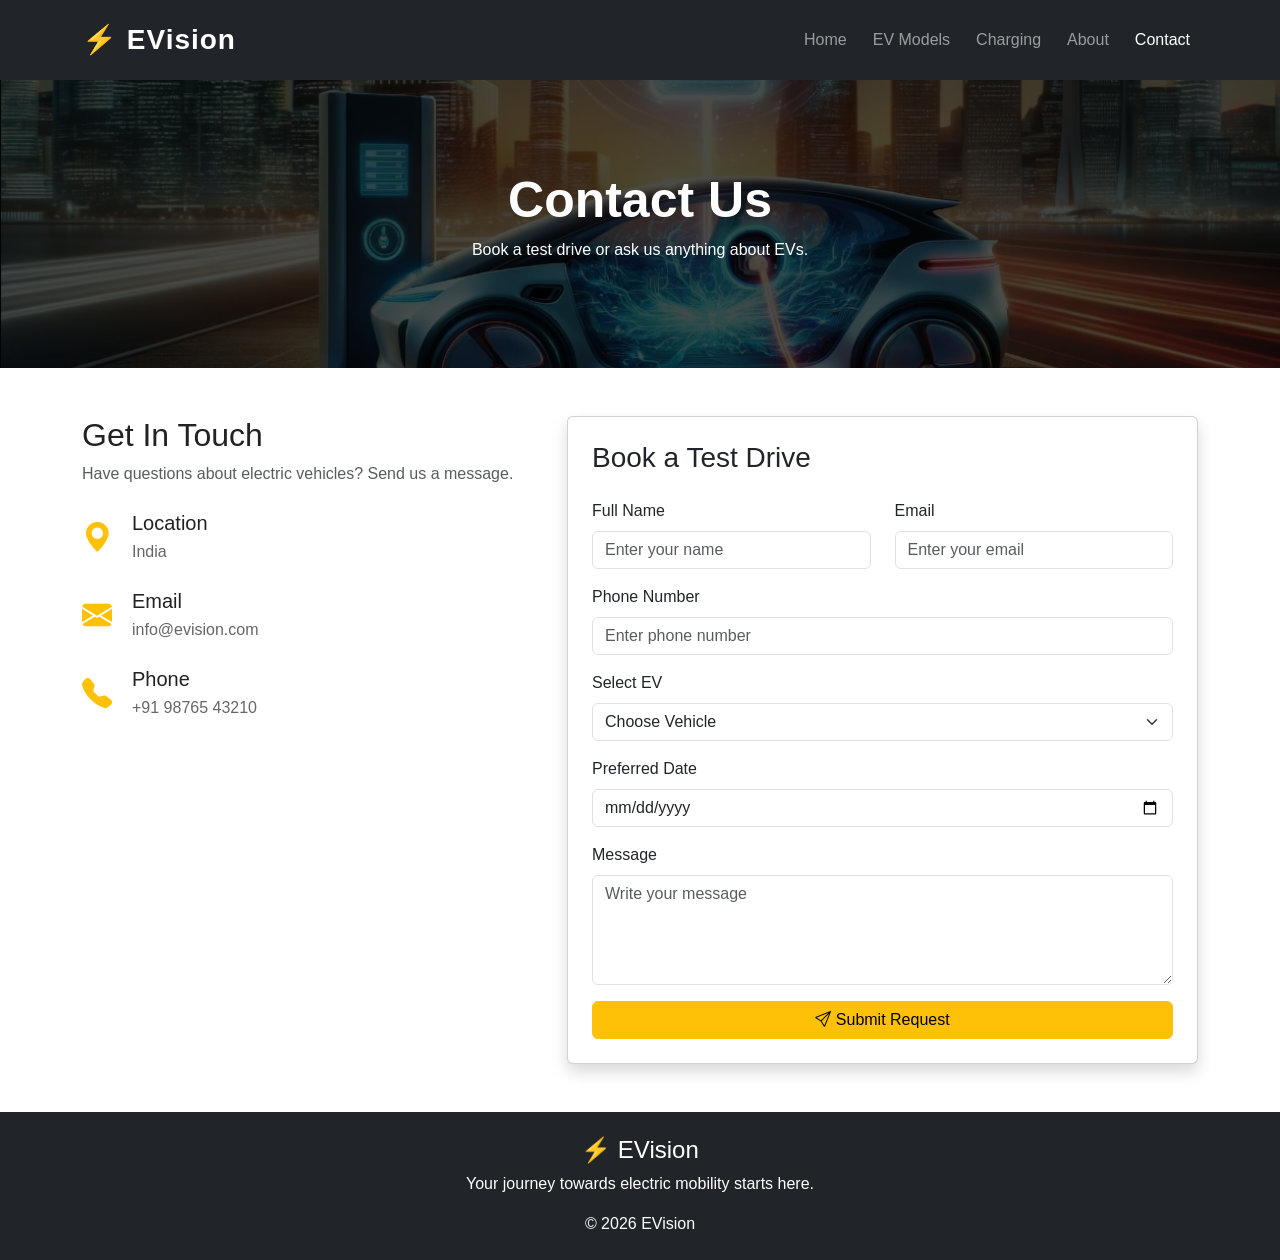
<file: Evision/contact.html>
<!DOCTYPE html>
<html lang="en">
<head>
    <meta charset="UTF-8">
    <meta name="viewport" content="width=device-width, initial-scale=1.0">
    <title>Contact - EVision</title>

    <link href="https://cdn.jsdelivr.net/npm/bootstrap@5.3.3/dist/css/bootstrap.min.css" rel="stylesheet">
    <link rel="stylesheet" href="https://cdn.jsdelivr.net/npm/bootstrap-icons@1.11.3/font/bootstrap-icons.min.css">
    <link rel="stylesheet" href="style.css">
</head>

<body>

<!-- Navbar -->
<nav class="navbar navbar-expand-lg navbar-dark bg-dark sticky-top">
    <div class="container">
        <a class="navbar-brand fw-bold fs-3" href="index.html">⚡ EVision</a>

        <button class="navbar-toggler" data-bs-toggle="collapse" data-bs-target="#nav">
            <span class="navbar-toggler-icon"></span>
        </button>

        <div class="collapse navbar-collapse" id="nav">
            <ul class="navbar-nav ms-auto">
                <li><a class="nav-link" href="index.html">Home</a></li>
                <li><a class="nav-link" href="vehicles.html">EV Models</a></li>
                <li><a class="nav-link" href="charging.html">Charging</a></li>
                <li><a class="nav-link" href="about.html">About</a></li>
                <li><a class="nav-link active" href="contact.html">Contact</a></li>
            </ul>
        </div>
    </div>
</nav>

<!-- Header -->
<section class="page-header">
    <div class="container text-center text-white">
        <h1>Contact Us</h1>
        <p>Book a test drive or ask us anything about EVs.</p>
    </div>
</section>

<!-- Contact Section -->
<section class="py-5">
    <div class="container">
        <div class="row g-5">

            <!-- Contact Information -->
            <div class="col-lg-5">
                <h2>Get In Touch</h2>
                <p class="text-muted">
                    Have questions about electric vehicles? Send us a message.
                </p>

                <div class="contact-item">
                    <i class="bi bi-geo-alt-fill"></i>
                    <div>
                        <h5>Location</h5>
                        <p>India</p>
                    </div>
                </div>

                <div class="contact-item">
                    <i class="bi bi-envelope-fill"></i>
                    <div>
                        <h5>Email</h5>
                        <p>info@evision.com</p>
                    </div>
                </div>

                <div class="contact-item">
                    <i class="bi bi-telephone-fill"></i>
                    <div>
                        <h5>Phone</h5>
                        <p>+91 98765 43210</p>
                    </div>
                </div>
            </div>

            <!-- Form -->
            <div class="col-lg-7">
                <div class="card shadow p-4">
                    <h3 class="mb-4">Book a Test Drive</h3>

                    <form>
                        <div class="row">

                            <div class="col-md-6 mb-3">
                                <label class="form-label">Full Name</label>
                                <input type="text" class="form-control"
                                       placeholder="Enter your name" required>
                            </div>

                            <div class="col-md-6 mb-3">
                                <label class="form-label">Email</label>
                                <input type="email" class="form-control"
                                       placeholder="Enter your email" required>
                            </div>

                        </div>

                        <div class="mb-3">
                            <label class="form-label">Phone Number</label>
                            <input type="tel" class="form-control"
                                   placeholder="Enter phone number">
                        </div>

                        <div class="mb-3">
                            <label class="form-label">Select EV</label>
                            <select class="form-select">
                                <option>Choose Vehicle</option>
                                <option>Tata Nexon EV</option>
                                <option>Hyundai Ioniq 5</option>
                                <option>Tesla Model 3</option>
                            </select>
                        </div>

                        <div class="mb-3">
                            <label class="form-label">Preferred Date</label>
                            <input type="date" class="form-control">
                        </div>

                        <div class="mb-3">
                            <label class="form-label">Message</label>
                            <textarea class="form-control" rows="4"
                                      placeholder="Write your message"></textarea>
                        </div>

                        <button class="btn btn-warning w-100">
                            <i class="bi bi-send"></i> Submit Request
                        </button>
                    </form>
                </div>
            </div>

        </div>
    </div>
</section>

<!-- Footer -->
<footer class="bg-dark text-white py-4">
    <div class="container text-center">
        <h4>⚡ EVision</h4>
        <p>Your journey towards electric mobility starts here.</p>
        <p class="mb-0">© 2026 EVision</p>
    </div>
</footer>

</body>
</html>
</file>
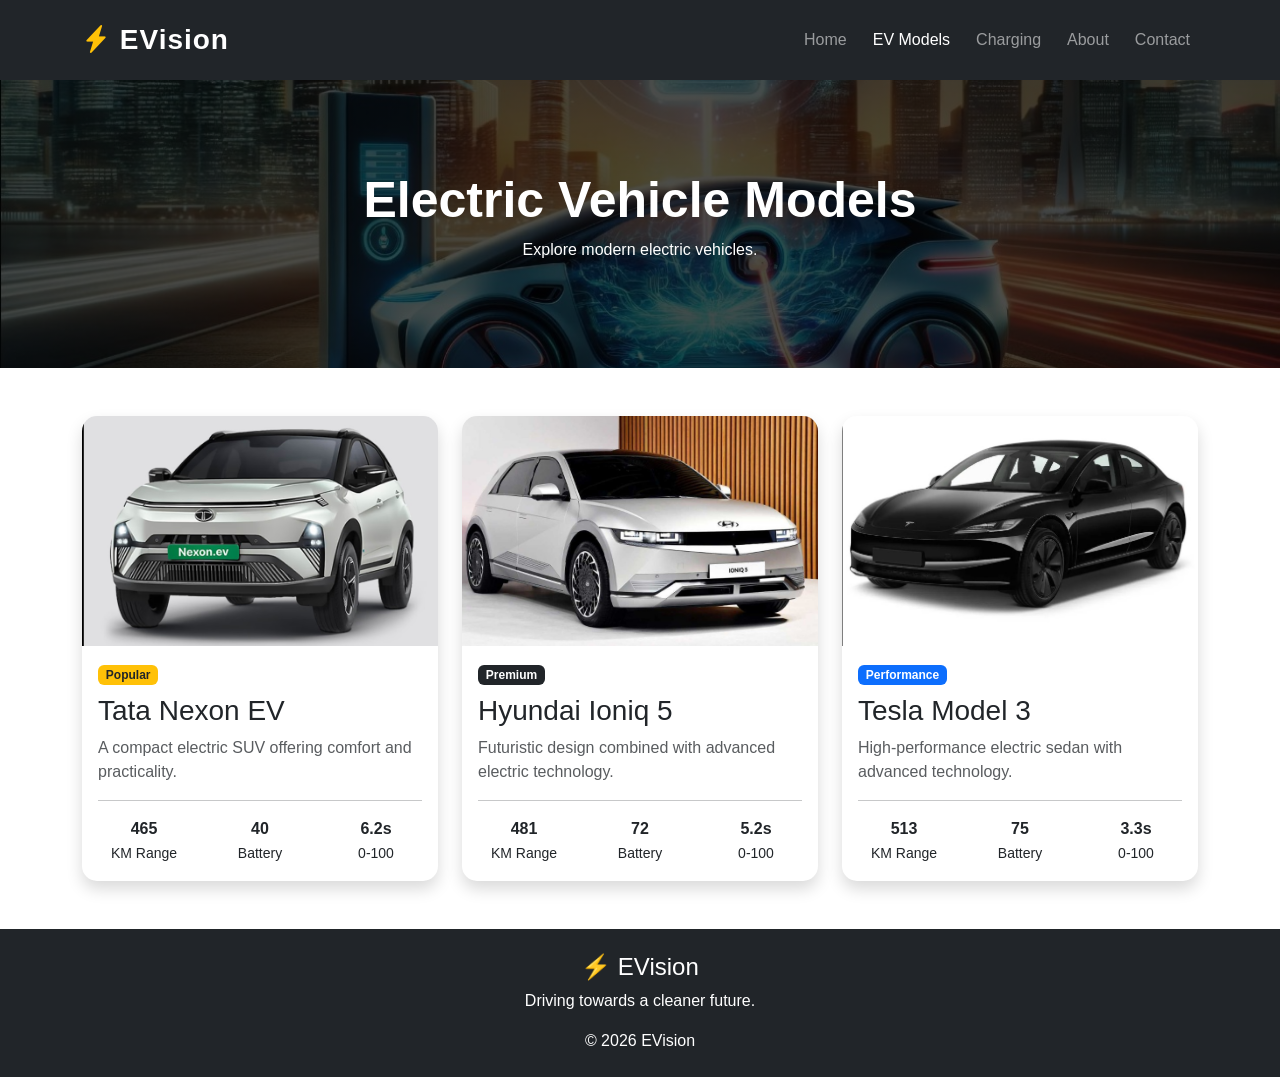
<file: Evision/vehicles.html>
<!DOCTYPE html>
<html lang="en">
<head>
    <meta charset="UTF-8">
    <meta name="viewport" content="width=device-width, initial-scale=1.0">
    <title>EV Models - EVision</title>

    <link href="https://cdn.jsdelivr.net/npm/bootstrap@5.3.3/dist/css/bootstrap.min.css" rel="stylesheet">
    <link rel="stylesheet" href="https://cdn.jsdelivr.net/npm/bootstrap-icons@1.11.3/font/bootstrap-icons.min.css">
    <link rel="stylesheet" href="style.css">
</head>

<body>

<!-- Navbar -->
<nav class="navbar navbar-expand-lg navbar-dark bg-dark sticky-top">
    <div class="container">

        <a class="navbar-brand fw-bold fs-3" href="index.html">
            <i class="bi bi-lightning-charge-fill text-warning"></i> EVision
        </a>

        <button class="navbar-toggler" data-bs-toggle="collapse" data-bs-target="#nav">
            <span class="navbar-toggler-icon"></span>
        </button>

        <div class="collapse navbar-collapse" id="nav">
            <ul class="navbar-nav ms-auto">
                <li><a class="nav-link" href="index.html">Home</a></li>
                <li><a class="nav-link active" href="vehicles.html">EV Models</a></li>
                <li><a class="nav-link" href="charging.html">Charging</a></li>
                <li><a class="nav-link" href="about.html">About</a></li>
                <li><a class="nav-link" href="contact.html">Contact</a></li>
            </ul>
        </div>

    </div>
</nav>

<!-- Page Header -->
<section class="page-header">
    <div class="container text-center text-white">
        <h1>Electric Vehicle Models</h1>
        <p>Explore modern electric vehicles.</p>
    </div>
</section>

<!-- Vehicles -->
<section class="py-5">
    <div class="container">
        <div class="row g-4">

            <!-- Tata Nexon EV -->
            <div class="col-md-6 col-lg-4">
                <div class="card vehicle-card h-100 shadow">

                    <img src="images/ev1.jpg" class="card-img-top">

                    <div class="card-body">
                        <span class="badge bg-warning text-dark">Popular</span>

                        <h3 class="mt-2">Tata Nexon EV</h3>

                        <p class="text-muted">
                            A compact electric SUV offering comfort and practicality.
                        </p>

                        <hr>

                        <div class="row text-center">
                            <div class="col-4">
                                <strong>465</strong><br>
                                <small>KM Range</small>
                            </div>
                            <div class="col-4">
                                <strong>40</strong><br>
                                <small>Battery</small>
                            </div>
                            <div class="col-4">
                                <strong>6.2s</strong><br>
                                <small>0-100</small>
                            </div>
                        </div>
                    </div>

                </div>
            </div>

            <!-- Hyundai Ioniq 5 -->
            <div class="col-md-6 col-lg-4">
                <div class="card vehicle-card h-100 shadow">

                    <img src="images/ev2.jpg" class="card-img-top">

                    <div class="card-body">
                        <span class="badge bg-dark">Premium</span>

                        <h3 class="mt-2">Hyundai Ioniq 5</h3>

                        <p class="text-muted">
                            Futuristic design combined with advanced electric technology.
                        </p>

                        <hr>

                        <div class="row text-center">
                            <div class="col-4">
                                <strong>481</strong><br>
                                <small>KM Range</small>
                            </div>
                            <div class="col-4">
                                <strong>72</strong><br>
                                <small>Battery</small>
                            </div>
                            <div class="col-4">
                                <strong>5.2s</strong><br>
                                <small>0-100</small>
                            </div>
                        </div>
                    </div>

                </div>
            </div>

            <!-- Tesla Model 3 -->
            <div class="col-md-6 col-lg-4">
                <div class="card vehicle-card h-100 shadow">

                    <img src="images/ev3.jpg" class="card-img-top">

                    <div class="card-body">
                        <span class="badge bg-primary">Performance</span>

                        <h3 class="mt-2">Tesla Model 3</h3>

                        <p class="text-muted">
                            High-performance electric sedan with advanced technology.
                        </p>

                        <hr>

                        <div class="row text-center">
                            <div class="col-4">
                                <strong>513</strong><br>
                                <small>KM Range</small>
                            </div>
                            <div class="col-4">
                                <strong>75</strong><br>
                                <small>Battery</small>
                            </div>
                            <div class="col-4">
                                <strong>3.3s</strong><br>
                                <small>0-100</small>
                            </div>
                        </div>
                    </div>

                </div>
            </div>

        </div>
    </div>
</section>

<!-- Footer -->
<footer class="bg-dark text-white py-4">
    <div class="container text-center">
        <h4>⚡ EVision</h4>
        <p>Driving towards a cleaner future.</p>
        <p class="mb-0">© 2026 EVision</p>
    </div>
</footer>

</body>
</html>
</file>
<file: style.css>
/* General */
*{
    margin:0;
    padding:0;
    box-sizing:border-box;
}

body{
    font-family:'Segoe UI', Tahoma, Geneva, Verdana, sans-serif;
    background:#f5f7fa;
    color:#333;
}

/* Hero Section */
.hero{
    background:linear-gradient(rgba(0,51,102,0.8),rgba(0,51,102,0.8)),
               url("images/college.jpg");
    background-size:cover;
    background-position:center;
    color:white;
    padding:40px 20px;
}

/* Header */
.header{
    display:flex;
    align-items:center;
    justify-content:center;
    gap:25px;
    text-align:left;
}

.logo{
    width:140px;
    height:140px;
    border-radius:50%;
    background:white;
    padding:5px;
    object-fit:contain;
    box-shadow:0 4px 15px rgba(0,0,0,0.3);
}

.college-text h1{
    font-size:3rem;
    margin-bottom:10px;
    font-weight:bold;
}

.college-text p{
    font-size:1.2rem;
}

/* Navigation */
nav{
    background:#0056b3;
    padding:15px;
    text-align:center;
    position:sticky;
    top:0;
    z-index:1000;
}

nav a{
    color:white;
    text-decoration:none;
    margin:0 15px;
    padding:10px 18px;
    border-radius:5px;
    transition:0.3s;
    font-weight:bold;
}

nav a:hover{
    background:white;
    color:#0056b3;
}

/* Hero Button */
.btn{
    display:inline-block;
    margin-top:25px;
    padding:12px 30px;
    background:#ff9800;
    color:white;
    text-decoration:none;
    border-radius:30px;
    font-size:18px;
    font-weight:bold;
    transition:0.3s;
}

.btn:hover{
    background:#e68900;
    transform:scale(1.05);
}

/* Sections */
section{
    padding:60px 10%;
}

section h2{
    text-align:center;
    color:#003366;
    margin-bottom:30px;
}

/* Cards */
.card{
    background:white;
    border:none;
    border-radius:15px;
    padding:25px;
    margin:15px;
    box-shadow:0 5px 15px rgba(0,0,0,0.15);
    transition:0.3s;
}

.card:hover{
    transform:translateY(-10px);
}

/* Carousel */
.carousel img{
    height:500px;
    object-fit:cover;
    border-radius:10px;
}

/* Course Cards */
.course-card{
    text-align:center;
}

.course-card img{
    width:100%;
    height:220px;
    object-fit:cover;
    border-radius:10px;
}

/* Statistics */
.stats{
    display:flex;
    justify-content:space-around;
    flex-wrap:wrap;
    text-align:center;
}

.stat-box{
    background:white;
    padding:20px;
    border-radius:10px;
    margin:10px;
    width:220px;
    box-shadow:0 4px 10px rgba(0,0,0,0.15);
}

.stat-box h3{
    color:#0056b3;
    font-size:2rem;
}

/* Contact Form */
form{
    background:white;
    padding:25px;
    border-radius:15px;
    box-shadow:0 5px 15px rgba(0,0,0,0.15);
}

input,
textarea,
select{
    width:100%;
    padding:12px;
    margin:10px 0;
    border:1px solid #ccc;
    border-radius:5px;
}

button{
    background:#0056b3;
    color:white;
    border:none;
    padding:12px 25px;
    border-radius:5px;
    cursor:pointer;
    font-size:16px;
}

button:hover{
    background:#003366;
}

/* Footer */
footer{
    background:linear-gradient(135deg,#0f172a,#2563eb);
    color:white;
    text-align:center;
    padding:20px;
    margin-top:40px;
}

/* Mobile Responsive */
@media(max-width:768px){

    .header{
        flex-direction:column;
        text-align:center;
    }

    .logo{
        width:100px;
        height:100px;
    }

    .college-text h1{
        font-size:2rem;
    }

    nav a{
        display:inline-block;
        margin:5px;
    }
}.info-section{
    display:flex;
    justify-content:center;
    gap:30px;
    padding:40px 20px;
    background:#f5f7fa;
    flex-wrap:wrap;
}

.info-card{
    background:white;
    width:350px;
    min-height:220px;
    padding:25px;
    border-radius:15px;
    box-shadow:0 5px 15px rgba(0,0,0,0.15);
    text-align:center;
}

.info-card:hover{
    transform:translateY(-8px);
    transition:0.3s;
}.footer{
    background:#234b7a;
    color:white;
    padding:40px;
}

.footer h2{
    color:#ffb000;
    margin-bottom:25px;
    font-size:36px;
}

.footer-item{
    display:flex;
    align-items:center;
    gap:15px;
    margin-bottom:25px;
}

.footer-item i{
    font-size:28px;
    width:50px;
    height:50px;
    border:1px solid white;
    border-radius:5px;
    display:flex;
    align-items:center;
    justify-content:center;
}

.footer-item span{
    font-size:18px;
    line-height:1.6;
    font-weight:600;
}
.footer-content{
    display:flex;
    justify-content:space-around;
    align-items:flex-start;
    flex-wrap:wrap;
    gap:50px;
    padding:30px;
}

.contact-section,
.achievement-section{
    flex:1;
    min-width:350px;
}

.contact-section h2,
.achievement-section h2{
    color:#ffb000;
    margin-bottom:20px;
}

.contact-section p,
.achievement-section p{
    color:white;
    font-size:18px;
    line-height:1.8;
}
</file>
<file: Evision/style.css>
/* ===== GENERAL ===== */
*{margin:0;padding:0;box-sizing:border-box}
html{scroll-behavior:smooth}
body{font-family:Arial,Helvetica,sans-serif;color:#222}

/* ===== NAVBAR ===== */
.navbar{padding:14px 0}
.navbar-brand{letter-spacing:1px}
.nav-link{margin-left:10px;transition:.3s}
.nav-link:hover{color:#ffc107!important}

/* ===== HERO ===== */
.hero{
    min-height:90vh;display:flex;align-items:center;color:white;
    background:linear-gradient(rgba(0,0,0,.65),rgba(0,0,0,.65)),
    url("images/hero-ev.jpg") center/cover
}
.hero h1{font-size:60px}
.hero h1 span,.cta-content h2 span{color:#ffc107}
.hero p{max-width:650px}
.section-title{font-weight:700}

/* ===== CARDS ===== */
.feature-card,.vehicle-card,.charging-card,.compare-card{
    border:0;border-radius:15px;transition:.3s
}
.feature-card:hover{
    transform:translateY(-10px);
    box-shadow:0 15px 30px rgba(0,0,0,.15)
}
.vehicle-card:hover,.charging-card:hover,.compare-card:hover{
    transform:translateY(-8px)
}
.vehicle-card{overflow:hidden}
.vehicle-card img{height:230px;object-fit:cover}
.feature-icon,.charging-icon{font-size:45px;color:#ffc107}
.vehicle-info{display:flex;justify-content:space-between;font-size:14px}

/* ===== STATS ===== */
.stats-section{background:linear-gradient(135deg,#111,#333)}
.stats-icon{font-size:40px;color:#ffc107}
.stats-section h2{font-size:40px;margin-top:10px}

/* ===== CTA ===== */
.cta{background:#f8f9fa;padding:50px;border-radius:20px}
.cta h2{font-weight:700}

/* ===== PAGE HEADER ===== */
.page-header{
    padding:90px 0;
    background:linear-gradient(rgba(0,0,0,.7),rgba(0,0,0,.7)),
    url("images/hero-ev.jpg") center/cover
}
.page-header h1{font-size:50px;font-weight:700}

/* ===== PROCESS ===== */
.process-number{
    width:70px;height:70px;border-radius:50%;
    background:#ffc107;display:flex;
    justify-content:center;align-items:center;
    font-size:30px;font-weight:bold;margin:0 auto 20px
}

/* ===== CONTACT ===== */
.contact-item{
    display:flex;align-items:center;gap:20px;margin:25px 0
}
.contact-item i{font-size:30px;color:#ffc107}
.contact-item h5{margin-bottom:5px}
.contact-item p{margin:0;color:#666}

/* ===== IMAGES ===== */
img{width:100%;height:300px;object-fit:cover}

/* ===== FOOTER ===== */
.footer{background:#111518;color:white;padding:50px 0 20px}

.footer-cta,.footer-container,.footer-bottom{
    width:85%;max-width:1100px;margin:auto
}

.footer-cta{
    margin-bottom:45px;padding:30px 40px;
    background:#1b2023;border:1px solid #303638;
    border-radius:15px;display:flex;
    justify-content:space-between;align-items:center
}

.cta-content small{
    color:#ffc107;font-size:12px;font-weight:bold;
    letter-spacing:2px
}
.cta-content h2{margin:8px 0;font-size:28px}
.cta-content h2 span{color:#ffc107}
.cta-content p{margin:0;color:#aeb5b8}

.cta-btn{
    background:#ffc107;color:#111518;padding:13px 22px;
    border-radius:7px;text-decoration:none;font-weight:600
}
.cta-btn:hover{background:white}

.footer-container{
    display:grid;
    grid-template-columns:1.5fr 1fr 1.2fr 1.2fr;
    gap:50px;padding-bottom:40px
}

.footer-brand h2{font-size:25px;margin-bottom:15px}
.footer-brand h2 i,.contact-column i,.footer-column h3{
    color:#ffc107
}
.footer-brand p{color:#aeb5b8;line-height:1.6;max-width:280px}

.footer-column h3{font-size:16px;margin-bottom:18px}
.footer-column a{
    display:block;color:#aeb5b8;text-decoration:none;
    margin-bottom:11px
}
.footer-column a:hover,.bottom-links a:hover{color:#ffc107}

/* Social */
.social-icons{display:flex;gap:10px;margin-top:20px}
.social-icons a{
    width:36px;height:36px;border:1px solid #444;
    border-radius:50%;display:flex;
    align-items:center;justify-content:center;
    color:white;text-decoration:none
}
.social-icons a:hover{
    background:#ffc107;color:#111518
}

/* Contact */
.contact-column p{color:#aeb5b8;margin-bottom:13px}
.contact-column i{margin-right:8px}

/* Bottom */
.footer-bottom{
    border-top:1px solid #303638;padding:18px 0;
    display:flex;justify-content:space-between;
    color:#8d9699;font-size:13px
}
.footer-bottom strong{color:#ffc107}
.bottom-links a{
    color:#8d9699;text-decoration:none;margin-left:20px
}

/* ===== COMPARE ===== */
.compare-table{
    border-radius:15px;overflow:hidden;
    box-shadow:0 10px 30px rgba(0,0,0,.1)
}
.compare-table th{background:#111518;color:white}
.compare-table td,.compare-table th{padding:18px}
.compare-table tbody tr:hover{background:#fff8df}
.compare-highlight{color:#ffc107;font-weight:bold}

/* ===== CALCULATOR ===== */
.calculator-card{
    border:0;
    border-radius:18px;
    box-shadow:0 10px 30px rgba(0,0,0,.1);
    transition:.3s;
}

.calculator-card:hover{
    transform:translateY(-8px);
    box-shadow:0 15px 35px rgba(0,0,0,.15);
}
.calculator-icon{
    width:60px;height:60px;border-radius:50%;
    background:#fff3cd;color:#ffc107;
    display:flex;align-items:center;justify-content:center;
    font-size:28px;margin-bottom:20px
}
.calculator-btn{
    background:#ffc107;color:#111518;
    border:0;padding:12px;font-weight:600
}
.calculator-btn:hover{background:#111518;color:white}
.calculator-result{
    background:#111518;color:white;padding:20px;
    border-radius:12px;text-align:center
}
.calculator-result small{color:#bbb}
.calculator-result h2{color:#ffc107;margin:8px 0 0}
.form-control:focus{
    border-color:#ffc107;
    box-shadow:0 0 0 .2rem rgba(255,193,7,.25)
}

/* ===== MOBILE ===== */
@media(max-width:768px){
    .hero{min-height:75vh}
    .hero h1{font-size:42px}
    .page-header h1{font-size:40px}
    .vehicle-info{flex-direction:column;gap:8px}
    .footer-cta{flex-direction:column;align-items:flex-start;gap:20px}
    .footer-container{grid-template-columns:1fr 1fr}
    .footer-bottom{flex-direction:column;gap:10px;text-align:center}
}

@media(max-width:500px){
    .footer-container{grid-template-columns:1fr}
    .footer-cta{padding:25px}
    .cta-content h2{font-size:22px}
}
</file>
